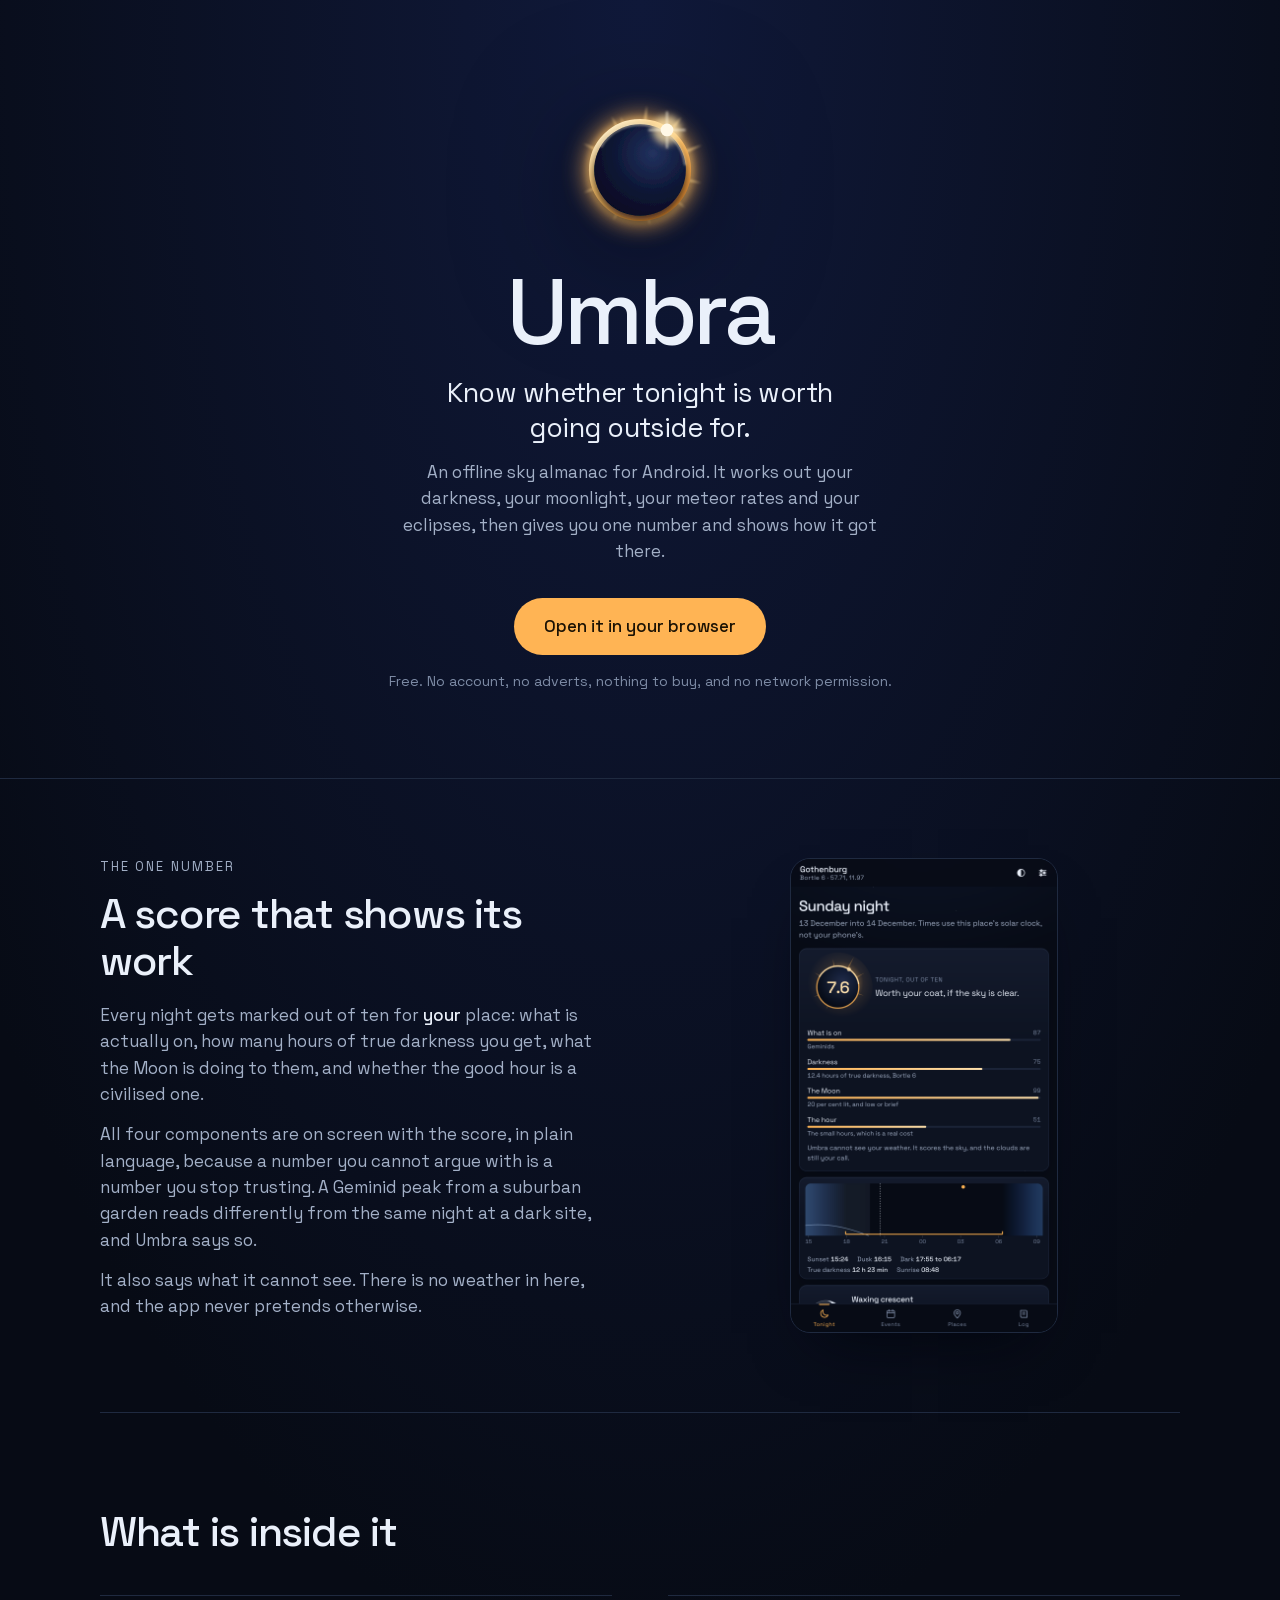
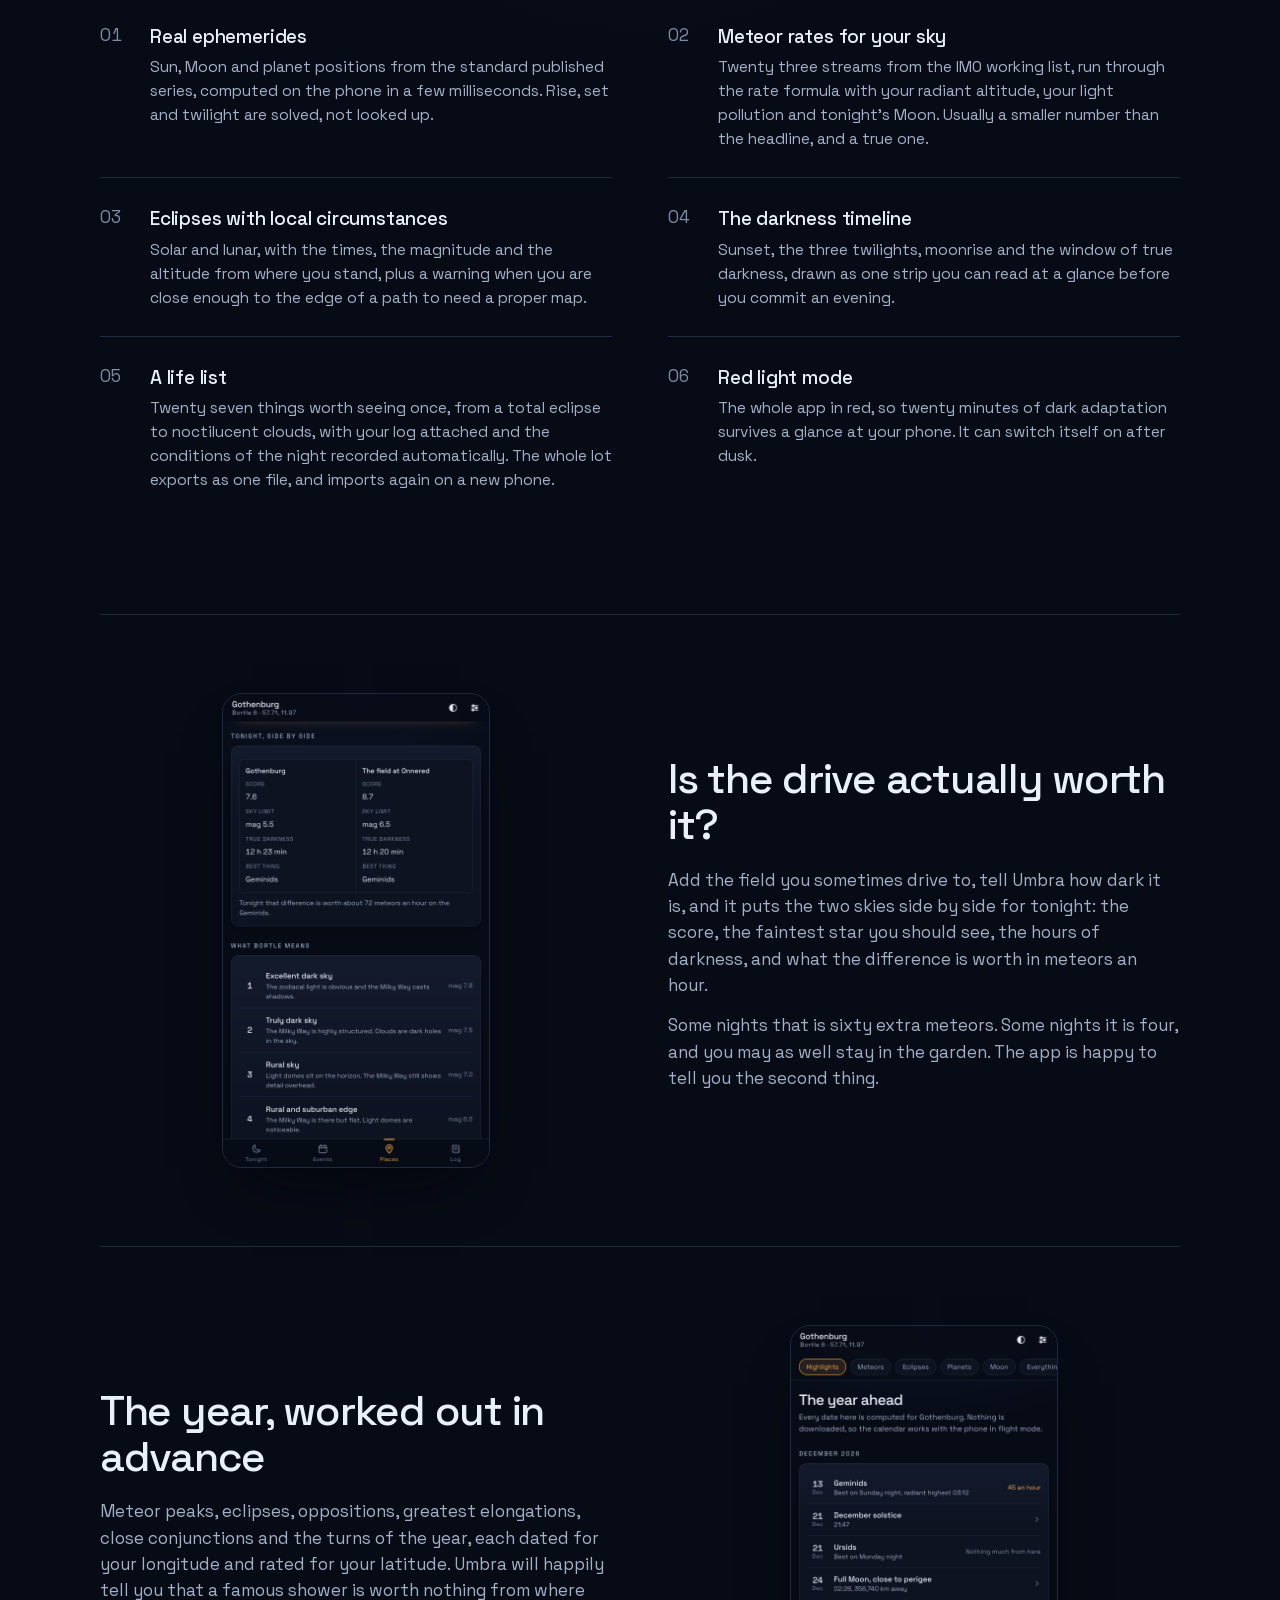
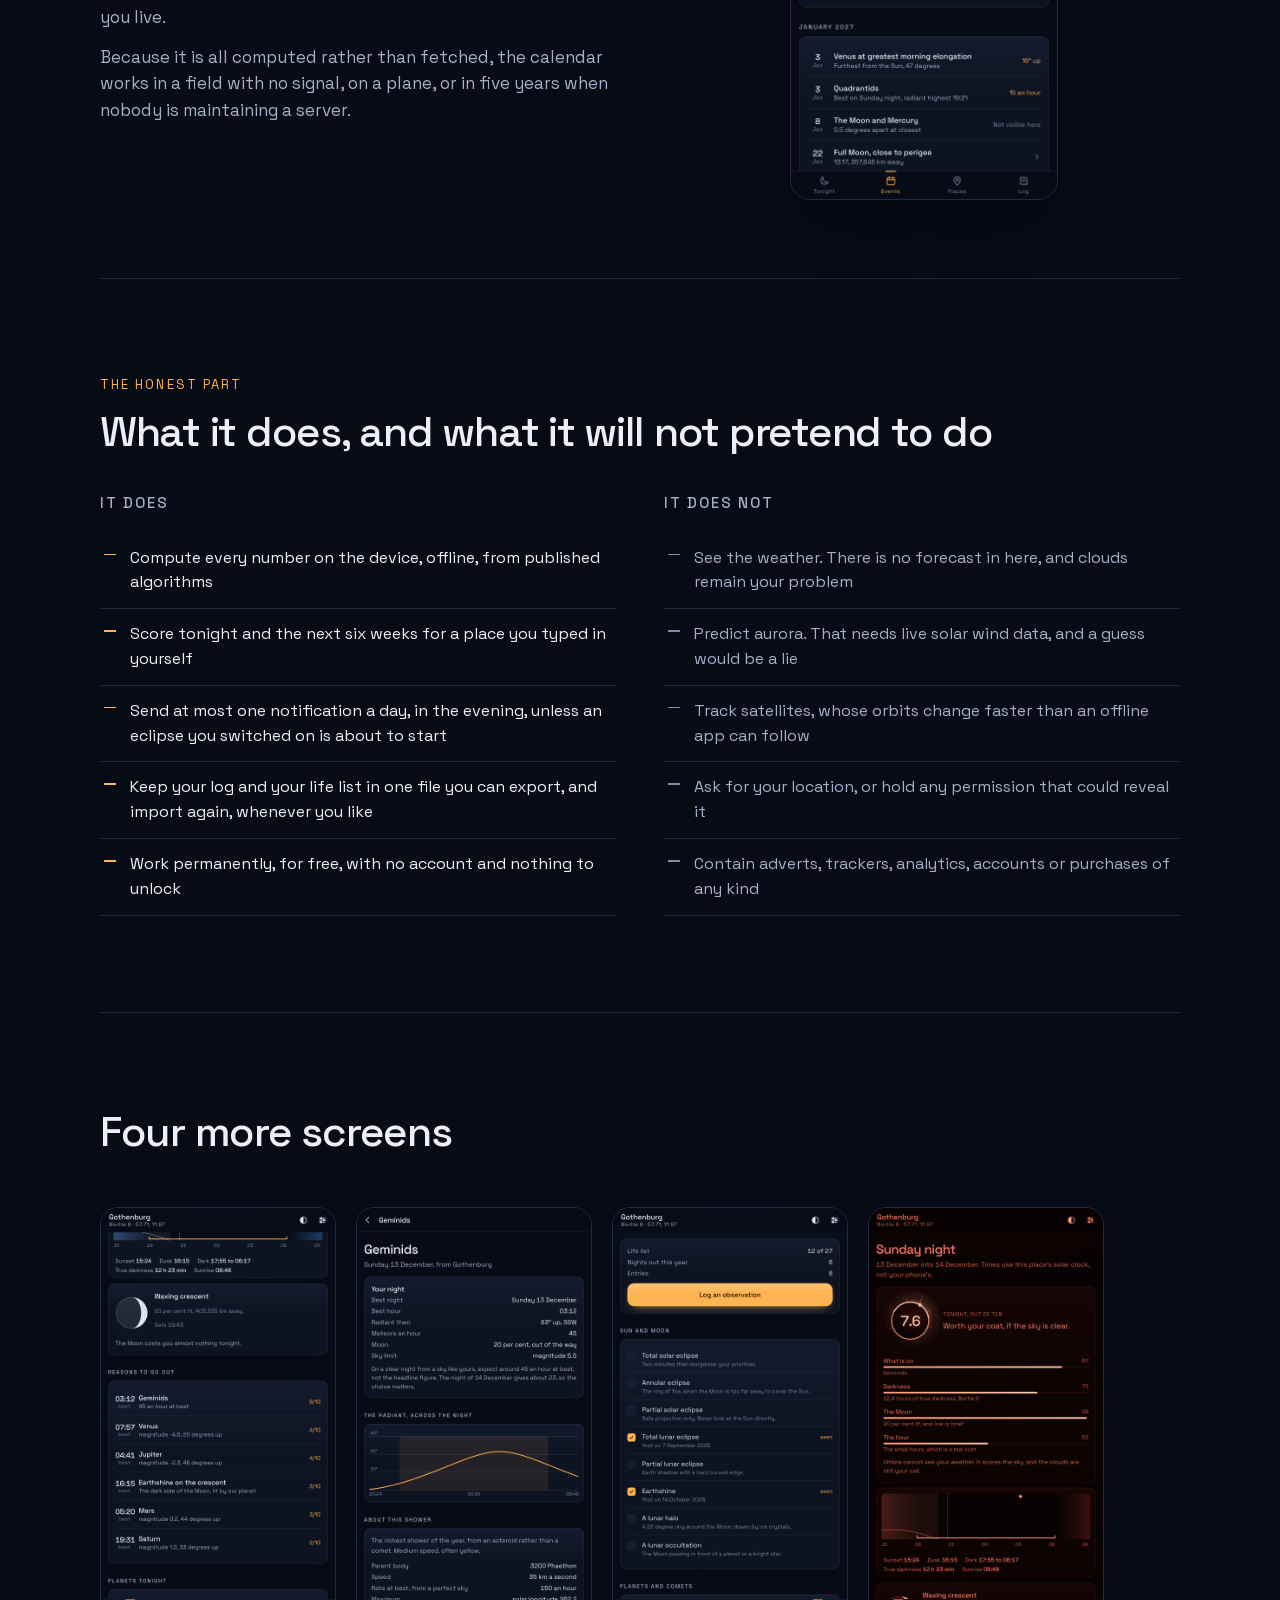
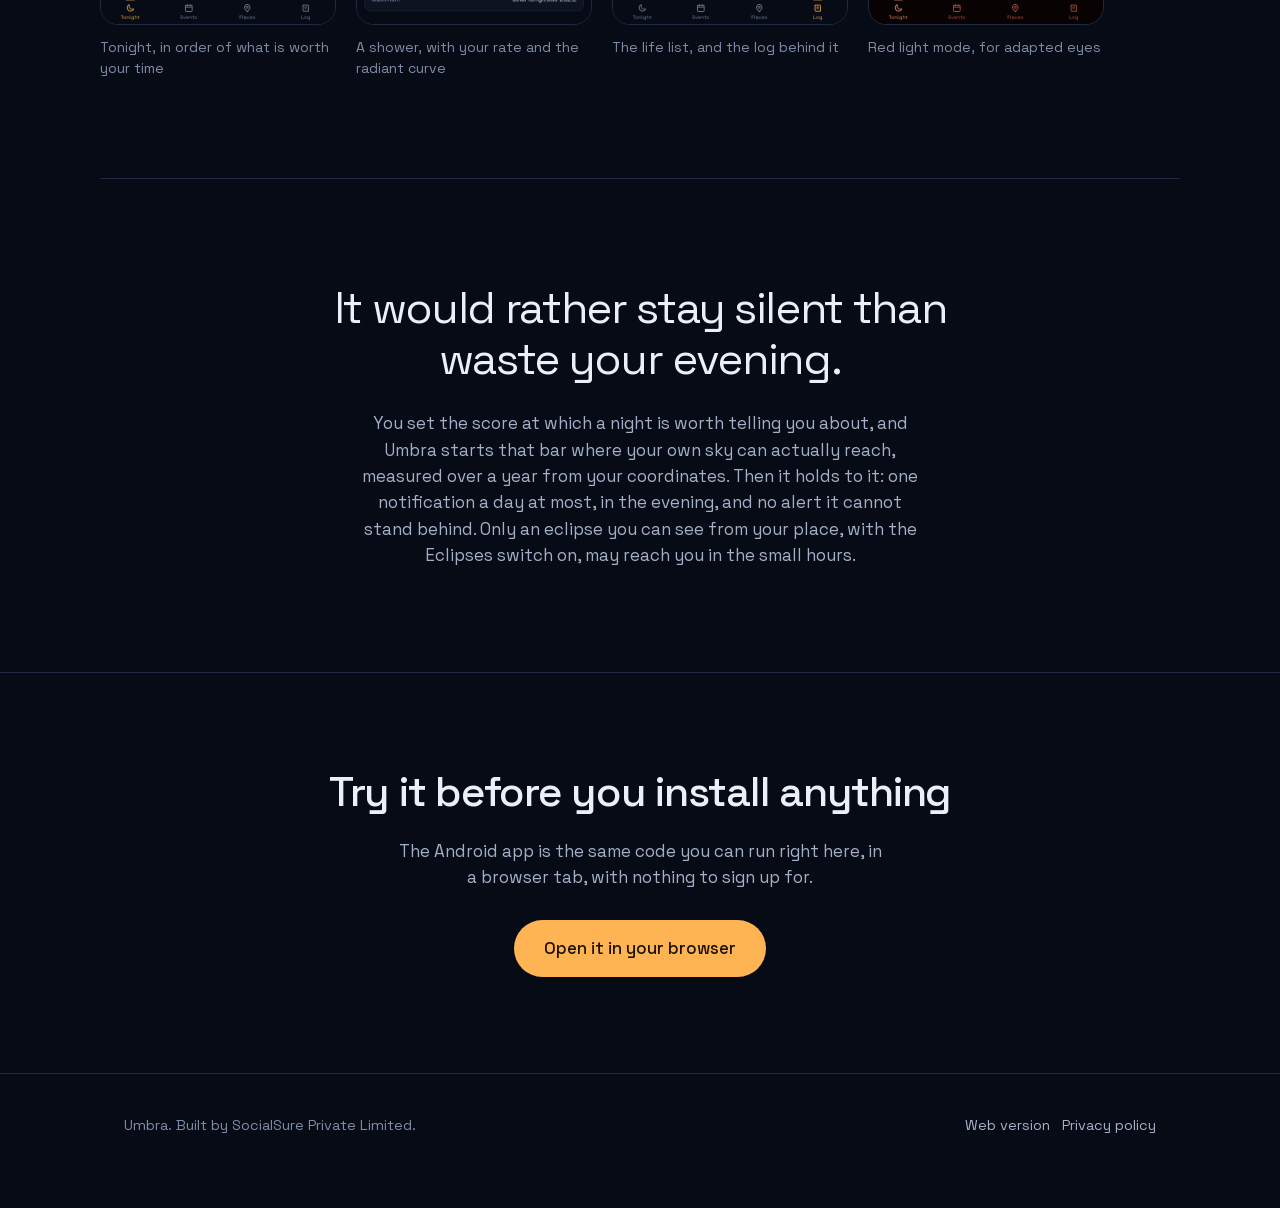
<file: docs/index.html>
<!doctype html>
<html lang="en">
<head>
<meta charset="utf-8">
<meta name="viewport" content="width=device-width, initial-scale=1">
<title>Umbra, an offline sky almanac for Android</title>
<meta name="description" content="Umbra works out what your sky is doing tonight, scores whether it is worth going outside, and tells you when. It computes everything on the phone, with no network permission.">
<link rel="icon" href="shots/icon.png">
<link rel="stylesheet" href="fonts/fonts.css">
<style>
  :root {
    --bg: #070B15; --surface: #0D1321; --surface-2: #141B2D; --hair: #1F2A40;
    --fg: #EAF0FA; --muted: #A3B0C7; --dim: #7E8CA6; --accent: #FFB454; --ink: #1B1204;
    --font: "Space Grotesk", -apple-system, "Segoe UI", Roboto, sans-serif;
  }
  * { box-sizing: border-box; }
  html { scroll-behavior: smooth; }
  body { margin: 0; color: var(--fg); font-family: var(--font);
         background: radial-gradient(90% 40% at 50% 0%, #10193A 0%, var(--bg) 70%) no-repeat, var(--bg);
         font-size: 17px; line-height: 1.55; -webkit-font-smoothing: antialiased;
         font-feature-settings: "tnum" 1; }
  /* height: auto, or the width and height attributes on the screenshots hold them at 1920px
     tall while max-width squeezes them to a phone column, and every one comes out stretched. */
  img { max-width: 100%; height: auto; display: block; }
  a { color: var(--accent); }
  .wrap { max-width: 1080px; margin: 0 auto; padding: 0 24px; }

  /* 1. hero */
  header.hero { padding: 96px 0 72px; text-align: center; border-bottom: 1px solid var(--hair); }
  .mark { width: 148px; height: 148px; margin: 0 auto 18px; overflow: visible; }
  h1 { font-size: clamp(52px, 12vw, 92px); line-height: .95; letter-spacing: -0.045em;
       margin: 0 0 18px; font-weight: 500; }
  .promise { font-size: clamp(21px, 3.4vw, 27px); line-height: 1.3; letter-spacing: -0.02em;
             margin: 0 auto 14px; max-width: 22ch; }
  .sub { color: var(--muted); max-width: 46ch; margin: 0 auto 34px; }
  .cta { display: inline-block; background: var(--accent); color: var(--ink); text-decoration: none;
         font-weight: 500; padding: 15px 30px; border-radius: 999px; font-size: 17px; }
  .cta:active { opacity: .85; }
  .under { color: var(--dim); font-size: 14px; margin-top: 16px; }

  /* 2. split */
  .split { display: grid; grid-template-columns: 1fr 1fr; gap: 56px; align-items: center;
           padding: 78px 0; border-bottom: 1px solid var(--hair); }
  .split.flip .shot { order: -1; }
  .split .shot { display: flex; justify-content: center; }
  .split .shot img { max-width: 268px; border-radius: 20px; border: 1px solid var(--hair);
                     box-shadow: 0 30px 60px -30px rgba(2, 4, 12, .9); }
  h2 { font-size: clamp(30px, 5vw, 42px); line-height: 1.1; letter-spacing: -0.03em;
       margin: 0 0 18px; font-weight: 500; }
  .split p { color: var(--muted); margin: 0 0 14px; }
  .split p strong { color: var(--fg); font-weight: 500; }
  .eyebrow { font-size: 13px; letter-spacing: .16em; text-transform: uppercase;
             color: var(--accent); margin: 0 0 14px; }

  /* 3. the parts */
  .parts { padding: 96px 0; border-bottom: 1px solid var(--hair); }
  .partgrid { display: grid; grid-template-columns: 1fr 1fr; gap: 0 56px; margin-top: 40px; }
  .part { padding: 26px 0; border-top: 1px solid var(--hair); display: grid;
          grid-template-columns: 34px 1fr; gap: 16px; }
  .part b { color: var(--dim); font-weight: 400; font-variant-numeric: tabular-nums; }
  .part h3 { margin: 0 0 4px; font-size: 19px; font-weight: 500; letter-spacing: -0.01em; }
  .part p { margin: 0; color: var(--muted); font-size: 15.5px; }

  /* 4. the ledger */
  .ledger { padding: 96px 0; border-bottom: 1px solid var(--hair); }
  .cols { display: grid; grid-template-columns: 1fr 1fr; gap: 48px; margin-top: 36px; }
  .cols h3 { font-size: 15px; letter-spacing: .12em; text-transform: uppercase;
             color: var(--muted); font-weight: 500; margin: 0 0 18px; }
  .cols ul { list-style: none; margin: 0; padding: 0; }
  .cols li { padding: 13px 0 13px 30px; border-bottom: 1px solid var(--hair); position: relative;
             font-size: 16px; }
  .cols li::before { content: ''; position: absolute; left: 4px; top: 21px; width: 12px; height: 1.5px;
                     background: var(--accent); }
  .cols .no li::before { background: var(--dim); }
  .cols .no li { color: var(--muted); }

  /* 5. gallery */
  .gallery { padding: 96px 0 84px; border-bottom: 1px solid var(--hair); }
  .rail { display: flex; gap: 20px; overflow-x: auto; padding: 34px 0 14px;
          scroll-snap-type: x mandatory; }
  .rail figure { margin: 0; flex: 0 0 236px; scroll-snap-align: start; }
  .rail img { border-radius: 18px; border: 1px solid var(--hair); }
  .rail figcaption { color: var(--dim); font-size: 14px; margin-top: 12px; }

  /* 6. the rule */
  .rule { padding: 104px 0; text-align: center; border-bottom: 1px solid var(--hair); }
  .rule blockquote { margin: 0 auto; max-width: 24ch; font-size: clamp(28px, 5.2vw, 44px);
                     line-height: 1.15; letter-spacing: -0.03em; }
  .rule p { color: var(--muted); max-width: 52ch; margin: 26px auto 0; }

  /* 7. close */
  .close { padding: 96px 0; text-align: center; }
  .close h2 { margin-bottom: 22px; }
  .close p { color: var(--muted); max-width: 44ch; margin: 0 auto 30px; }
  footer { border-top: 1px solid var(--hair); padding: 40px 0 72px; color: var(--dim); font-size: 14.5px; }
  footer .row { display: flex; flex-wrap: wrap; gap: 10px 28px; justify-content: space-between; }
  footer a { color: var(--muted); text-decoration: none; }
  footer a:hover { color: var(--accent); }

  @media (max-width: 800px) {
    .split, .partgrid, .cols { grid-template-columns: 1fr; gap: 40px; }
    .split { padding: 72px 0; gap: 34px; }
    .split.flip .shot { order: 0; }
    .split .shot img { max-width: 270px; }
    .partgrid { gap: 0; margin-top: 26px; }
    header.hero { padding: 64px 0 56px; }
    .rail figure { flex-basis: 200px; }
  }
</style>
</head>
<body>

<header class="hero">
  <div class="wrap">
    <svg class="mark" viewBox="18 18 72 72" aria-label="Umbra">
      <defs>
    <linearGradient id="sky" x1="0" y1="0" x2="0" y2="1">
      <stop offset="0" stop-color="#1C2E62"/>
      <stop offset="0.5" stop-color="#0D1838"/>
      <stop offset="1" stop-color="#05091B"/>
    </linearGradient>
    <radialGradient id="glow" cx="0.5" cy="0.5" r="0.5">
      <stop offset="0" stop-color="#FFC66E" stop-opacity="0.9"/>
      <stop offset="0.38" stop-color="#F7A845" stop-opacity="0.38"/>
      <stop offset="0.72" stop-color="#E8902F" stop-opacity="0.09"/>
      <stop offset="1" stop-color="#E8902F" stop-opacity="0"/>
    </radialGradient>
    <radialGradient id="disc" cx="0.64" cy="0.32" r="0.9">
      <stop offset="0" stop-color="#22325F"/>
      <stop offset="0.5" stop-color="#0C1533"/>
      <stop offset="1" stop-color="#03061A"/>
    </radialGradient>
    <linearGradient id="ring" x1="0.15" y1="0" x2="0.85" y2="1">
      <stop offset="0" stop-color="#FFF3D2"/>
      <stop offset="0.42" stop-color="#FFC66E"/>
      <stop offset="1" stop-color="#E0842A"/>
    </linearGradient>
    <filter id="wide" filterUnits="userSpaceOnUse" x="0" y="0" width="108" height="108"><feGaussianBlur stdDeviation="5.5"/></filter>
    <filter id="soft" filterUnits="userSpaceOnUse" x="0" y="0" width="108" height="108"><feGaussianBlur stdDeviation="1.7"/></filter>
    <filter id="hair" filterUnits="userSpaceOnUse" x="0" y="0" width="108" height="108"><feGaussianBlur stdDeviation="0.55"/></filter>
    <filter id="shadow" filterUnits="userSpaceOnUse" x="0" y="0" width="108" height="108">
      <feGaussianBlur in="SourceAlpha" stdDeviation="2.4"/>
      <feOffset dy="2.2" result="o"/>
      <feFlood flood-color="#02040E" flood-opacity="0.75"/>
      <feComposite in2="o" operator="in"/>
      <feMerge><feMergeNode/><feMergeNode in="SourceGraphic"/></feMerge>
    </filter>
  </defs>
      <g style="filter: drop-shadow(0 10px 30px rgba(2, 4, 12, .6))">
<!-- the corona: a wide soft glow, then the streamers, then a tighter halo on the ring -->
    <circle cx="54" cy="54" r="27" fill="#FFB454" opacity="0.72" filter="url(#wide)"/>
    <g fill="#FFD790" opacity="0.62" filter="url(#hair)"><polygon points="67.48,34.75 69.42,36.26 74.01,28.39"/><polygon points="75.43,44.37 76.11,46.04 84.13,41.83"/><polygon points="55.64,30.56 57.27,30.73 57.29,22.67"/><polygon points="77.13,58.16 76.82,59.61 83.83,60.34"/><polygon points="42.39,33.57 43.55,32.95 40.15,27.95"/><polygon points="72.39,68.63 71.6,69.57 75.83,72.32"/><polygon points="32.47,63.41 31.97,62.19 26.65,65.05"/><polygon points="32.42,44.7 33.01,43.44 26.36,41.11"/><polygon points="43.48,75.01 42.46,74.47 41.09,78.28"/><polygon points="45.46,32.11 46.47,31.74 44.59,28.16"/><polygon points="58.56,77.05 57.6,77.22 58.69,80.59"/></g>
    <circle cx="54" cy="54" r="23.5" fill="none" stroke="#FFC66E" stroke-width="4.5" opacity="0.55" filter="url(#soft)"/>
    <!-- the ring itself -->
    <circle cx="54" cy="54" r="23.5" fill="none" stroke="url(#ring)" stroke-width="2.7"/>
    <!-- the disc, with a soft tinted shadow so it sits in front of the light -->
    <circle cx="54" cy="54" r="22.3" fill="url(#disc)" filter="url(#shadow)"/>
    <!-- limb light: the edge nearest the bead catches a little -->
    <path d="M34.86 42.95 A22.1 22.1 0 0 1 75.98 51.69" fill="none" stroke="#FFF3D2" stroke-width="0.9" opacity="0.55" filter="url(#hair)"/>
    <!-- the bead: sunlight through a lunar valley -->
    <circle cx="67.14" cy="34.52" r="7" fill="#FFE2A6" opacity="0.75" filter="url(#soft)"/>
    <path d="M58.14 34.52h18M67.14 25.52v18" stroke="#FFF6E0" stroke-width="0.9" opacity="0.6" filter="url(#hair)"/>
    <circle cx="67.14" cy="34.52" r="3.1" fill="#FFF8E6"/>
      </g>
    </svg>
    <h1>Umbra</h1>
    <p class="promise">Know whether tonight is worth going outside for.</p>
    <p class="sub">An offline sky almanac for Android. It works out your darkness, your moonlight,
      your meteor rates and your eclipses, then gives you one number and shows how it got there.</p>
    <a class="cta" href="play/">Open it in your browser</a>
    <p class="under">Free. No account, no adverts, nothing to buy, and no network permission.</p>
  </div>
</header>

<section class="wrap split">
  <div>
    <p class="eyebrow">The one number</p>
    <h2>A score that shows its work</h2>
    <p>Every night gets marked out of ten for <strong>your</strong> place: what is actually on,
      how many hours of true darkness you get, what the Moon is doing to them, and whether the
      good hour is a civilised one.</p>
    <p>All four components are on screen with the score, in plain language, because a number you
      cannot argue with is a number you stop trusting. A Geminid peak from a suburban garden reads
      differently from the same night at a dark site, and Umbra says so.</p>
    <p>It also says what it cannot see. There is no weather in here, and the app never pretends
      otherwise.</p>
  </div>
  <div class="shot"><img src="shots/01-tonight.png" width="1080" height="1920"
    alt="The Tonight screen scoring a December night at 7.6 out of ten, with the four components broken out"></div>
</section>

<section class="wrap parts">
  <h2>What is inside it</h2>
  <div class="partgrid">
    <div class="part"><b>01</b><div><h3>Real ephemerides</h3>
      <p>Sun, Moon and planet positions from the standard published series, computed on the phone
        in a few milliseconds. Rise, set and twilight are solved, not looked up.</p></div></div>
    <div class="part"><b>02</b><div><h3>Meteor rates for your sky</h3>
      <p>Twenty three streams from the IMO working list, run through the rate formula with your
        radiant altitude, your light pollution and tonight's Moon. Usually a smaller number than
        the headline, and a true one.</p></div></div>
    <div class="part"><b>03</b><div><h3>Eclipses with local circumstances</h3>
      <p>Solar and lunar, with the times, the magnitude and the altitude from where you stand,
        plus a warning when you are close enough to the edge of a path to need a proper map.</p></div></div>
    <div class="part"><b>04</b><div><h3>The darkness timeline</h3>
      <p>Sunset, the three twilights, moonrise and the window of true darkness, drawn as one strip
        you can read at a glance before you commit an evening.</p></div></div>
    <div class="part"><b>05</b><div><h3>A life list</h3>
      <p>Twenty seven things worth seeing once, from a total eclipse to noctilucent clouds, with
        your log attached and the conditions of the night recorded automatically. The whole lot
        exports as one file, and imports again on a new phone.</p></div></div>
    <div class="part"><b>06</b><div><h3>Red light mode</h3>
      <p>The whole app in red, so twenty minutes of dark adaptation survives a glance at your
        phone. It can switch itself on after dusk.</p></div></div>
  </div>
</section>

<section class="wrap split flip">
  <div class="shot"><img src="shots/05-places.png" width="1080" height="1920"
    alt="Two places compared side by side, with the darker site scoring higher and 72 more meteors an hour"></div>
  <div>
    <h2>Is the drive actually worth it?</h2>
    <p>Add the field you sometimes drive to, tell Umbra how dark it is, and it puts the two skies
      side by side for tonight: the score, the faintest star you should see, the hours of darkness,
      and what the difference is worth in meteors an hour.</p>
    <p>Some nights that is sixty extra meteors. Some nights it is four, and you may as well stay
      in the garden. The app is happy to tell you the second thing.</p>
  </div>
</section>

<section class="wrap split">
  <div>
    <h2>The year, worked out in advance</h2>
    <p>Meteor peaks, eclipses, oppositions, greatest elongations, close conjunctions and the turns
      of the year, each dated for your longitude and rated for your latitude. Umbra will happily
      tell you that a famous shower is worth nothing from where you live.</p>
    <p>Because it is all computed rather than fetched, the calendar works in a field with no signal,
      on a plane, or in five years when nobody is maintaining a server.</p>
  </div>
  <div class="shot"><img src="shots/03-events.png" width="1080" height="1920"
    alt="A calendar of the year ahead with the Geminids rated at 45 an hour and the Ursids marked as nothing much from here"></div>
</section>

<section class="wrap ledger">
  <p class="eyebrow">The honest part</p>
  <h2>What it does, and what it will not pretend to do</h2>
  <div class="cols">
    <div>
      <h3>It does</h3>
      <ul>
        <li>Compute every number on the device, offline, from published algorithms</li>
        <li>Score tonight and the next six weeks for a place you typed in yourself</li>
        <li>Send at most one notification a day, in the evening, unless an eclipse you switched on is about to start</li>
        <li>Keep your log and your life list in one file you can export, and import again, whenever you like</li>
        <li>Work permanently, for free, with no account and nothing to unlock</li>
      </ul>
    </div>
    <div class="no">
      <h3>It does not</h3>
      <ul>
        <li>See the weather. There is no forecast in here, and clouds remain your problem</li>
        <li>Predict aurora. That needs live solar wind data, and a guess would be a lie</li>
        <li>Track satellites, whose orbits change faster than an offline app can follow</li>
        <li>Ask for your location, or hold any permission that could reveal it</li>
        <li>Contain adverts, trackers, analytics, accounts or purchases of any kind</li>
      </ul>
    </div>
  </div>
</section>

<section class="wrap gallery">
  <h2>Four more screens</h2>
  <div class="rail">
    <figure><img src="shots/02-night.png" width="1080" height="1920" alt="The Moon, the darkness window and tonight's reasons to go out">
      <figcaption>Tonight, in order of what is worth your time</figcaption></figure>
    <figure><img src="shots/04-shower.png" width="1080" height="1920" alt="The Geminids detail page with the radiant altitude curve">
      <figcaption>A shower, with your rate and the radiant curve</figcaption></figure>
    <figure><img src="shots/06-log.png" width="1080" height="1920" alt="The life list, partly ticked">
      <figcaption>The life list, and the log behind it</figcaption></figure>
    <figure><img src="shots/07-red.png" width="1080" height="1920" alt="The same screen in red light mode">
      <figcaption>Red light mode, for adapted eyes</figcaption></figure>
  </div>
</section>

<section class="rule">
  <div class="wrap">
    <blockquote>It would rather stay silent than waste your evening.</blockquote>
    <p>You set the score at which a night is worth telling you about, and Umbra starts that bar
      where your own sky can actually reach, measured over a year from your coordinates. Then it
      holds to it: one notification a day at most, in the evening, and no alert it cannot stand behind.
      Only an eclipse you can see from your place, with the Eclipses switch on, may reach you in the
      small hours.</p>
  </div>
</section>

<section class="wrap close">
  <h2>Try it before you install anything</h2>
  <p>The Android app is the same code you can run right here, in a browser tab, with nothing to
    sign up for.</p>
  <a class="cta" href="play/">Open it in your browser</a>
</section>

<footer>
  <div class="wrap row">
    <span>Umbra. Built by SocialSure Private Limited.</span>
    <span>
      <a href="play/">Web version</a> &nbsp; <a href="privacy-policy.html">Privacy policy</a>
    </span>
  </div>
</footer>

</body>
</html>
</file>
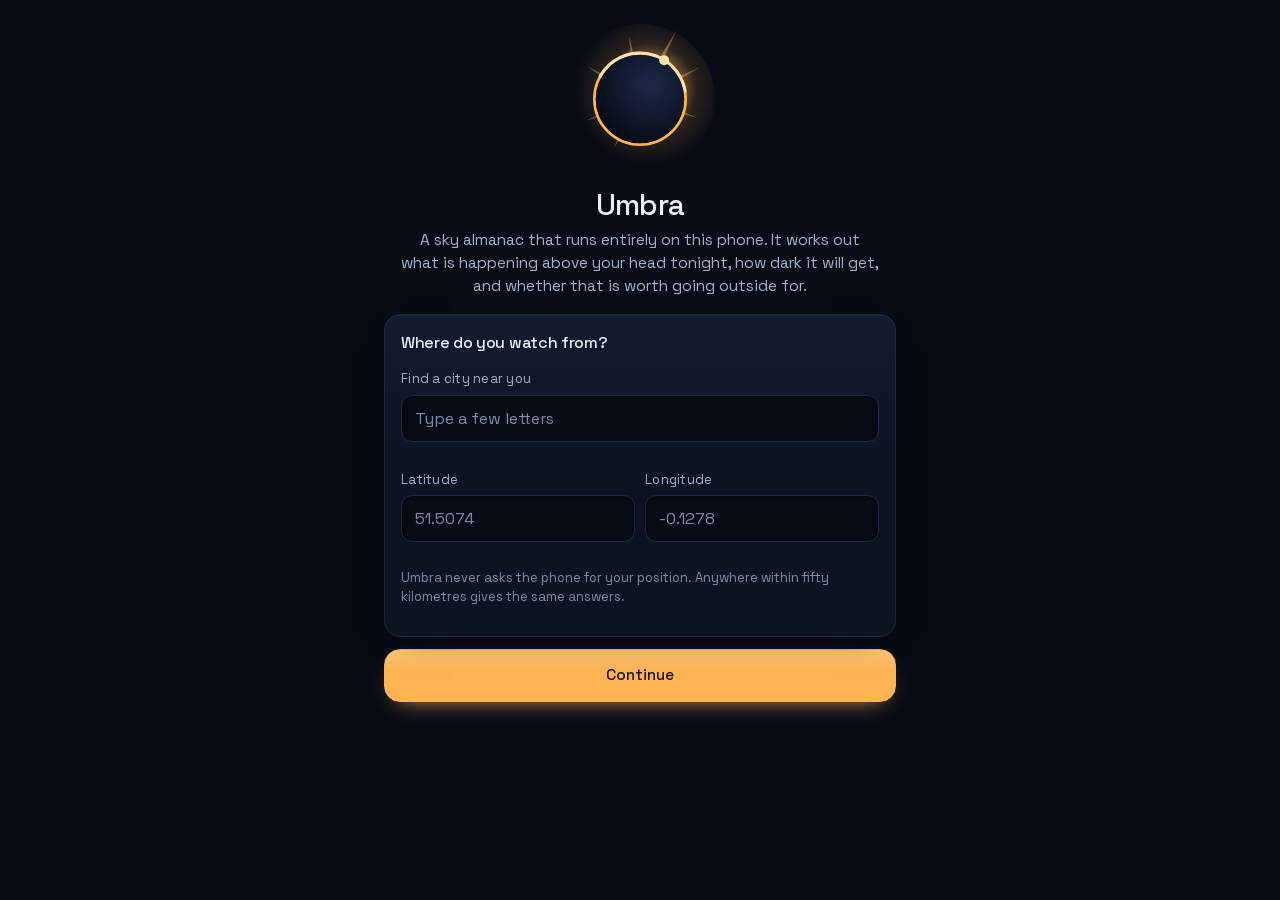
<file: web/index.html>
<!doctype html>
<html lang="en">
<head>
<meta charset="utf-8">
<meta name="viewport" content="width=device-width, initial-scale=1, maximum-scale=1, user-scalable=no, viewport-fit=cover">
<meta name="color-scheme" content="dark">
<title>Umbra</title>
<link rel="icon" href="data:,">
<link rel="stylesheet" href="fonts/fonts.css">
<link rel="stylesheet" href="css/style.css">
</head>
<body>

<div id="app" hidden>

  <header id="topbar">
    <button class="placebtn" id="placeBtn">
      <b id="placeName">Home</b>
      <i id="placeSub">Bortle 6</i>
    </button>
    <div class="topacts">
      <button class="iconbtn" id="redBtn" aria-label="Red light mode">
        <svg viewBox="0 0 24 24" aria-hidden="true"><circle cx="12" cy="12" r="8.2"/><path d="M12 3.8a8.2 8.2 0 0 0 0 16.4z" fill="currentColor" stroke="none"/></svg>
      </button>
      <button class="iconbtn" id="setBtn" aria-label="Settings">
        <svg viewBox="0 0 24 24" aria-hidden="true"><path d="M4 7h16M4 12h16M4 17h16"/><circle cx="9" cy="7" r="2.2"/><circle cx="15.5" cy="12" r="2.2"/><circle cx="8" cy="17" r="2.2"/></svg>
      </button>
    </div>
  </header>

  <main id="stage">
    <section class="view" id="v-tonight"><div class="pad" id="tonightBody"></div></section>
    <section class="view" id="v-events" hidden>
      <div class="filterbar" id="eventFilters"></div>
      <div class="pad" id="eventsBody"></div>
    </section>
    <section class="view" id="v-places" hidden><div class="pad" id="placesBody"></div></section>
    <section class="view" id="v-log" hidden><div class="pad" id="logBody"></div></section>
  </main>

  <nav id="tabs">
    <button class="tab is-on" data-view="tonight">
      <svg viewBox="0 0 24 24" aria-hidden="true"><path d="M20.5 14.6A8.5 8.5 0 0 1 9.4 3.5a8.5 8.5 0 1 0 11.1 11.1z"/></svg><span>Tonight</span>
    </button>
    <button class="tab" data-view="events">
      <svg viewBox="0 0 24 24" aria-hidden="true"><rect x="3.5" y="5" width="17" height="15.5" rx="2.5"/><path d="M3.5 10h17M8 3v4M16 3v4"/></svg><span>Events</span>
    </button>
    <button class="tab" data-view="places">
      <svg viewBox="0 0 24 24" aria-hidden="true"><path d="M12 21.5s7-6.3 7-11.3a7 7 0 1 0-14 0c0 5 7 11.3 7 11.3z"/><circle cx="12" cy="10" r="2.6"/></svg><span>Places</span>
    </button>
    <button class="tab" data-view="log">
      <svg viewBox="0 0 24 24" aria-hidden="true"><path d="M5 4.5h11.5a2.5 2.5 0 0 1 2.5 2.5v13H7.5A2.5 2.5 0 0 1 5 17.5z"/><path d="M9 9h6M9 13h6"/></svg><span>Log</span>
    </button>
  </nav>
</div>

<!-- a full screen page used for event details, settings and the method notes -->
<section class="page" id="page" hidden>
  <header class="pagebar">
    <button class="iconbtn" id="pageBack" aria-label="Back">
      <svg viewBox="0 0 24 24" aria-hidden="true"><path d="M15 4.5 7 12l8 7.5"/></svg>
    </button>
    <b id="pageTitle"></b>
  </header>
  <div class="pagescroll"><div class="pad" id="pageBody"></div></div>
</section>

<!-- onboarding -->
<section class="page" id="onboard" hidden>
  <div class="pagescroll"><div class="pad" id="onboardBody"></div></div>
</section>

<!-- one generic bottom sheet, reused -->
<div class="sheet" id="sheet" hidden>
  <div class="sheet-panel">
    <div class="sheet-head"><b id="sheetTitle"></b>
      <button class="iconbtn" id="sheetClose" aria-label="Close">
        <svg viewBox="0 0 24 24" aria-hidden="true"><path d="M6 6l12 12M18 6L6 18"/></svg>
      </button>
    </div>
    <div class="sheet-body" id="sheetBody"></div>
  </div>
</div>

<p id="toast" class="toast" hidden></p>

<script src="js/astro.js"></script>
<script src="js/data.js"></script>
<script src="js/sky.js"></script>
<script src="js/store.js"></script>
<script src="js/draw.js"></script>
<script src="js/art.js"></script>
<script src="js/notify.js"></script>
<script src="js/app.js"></script>
</body>
</html>
</file>
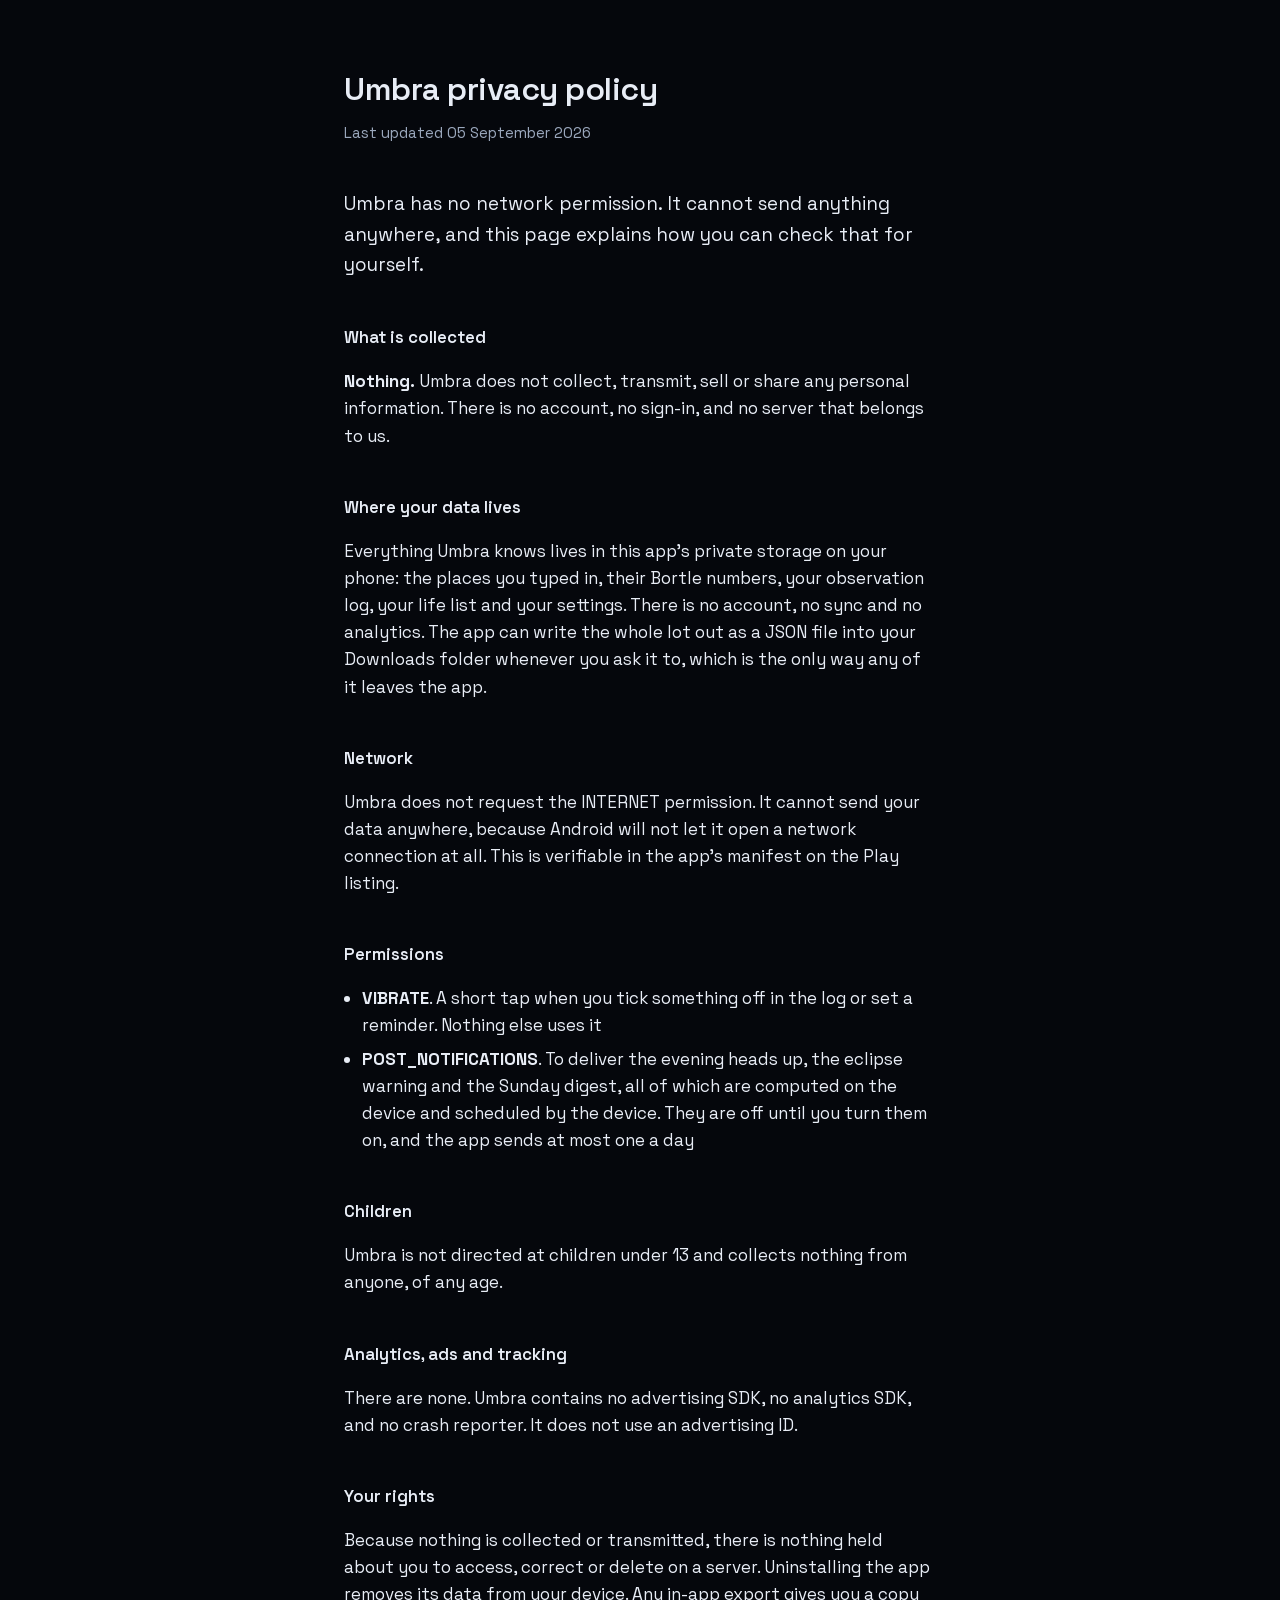
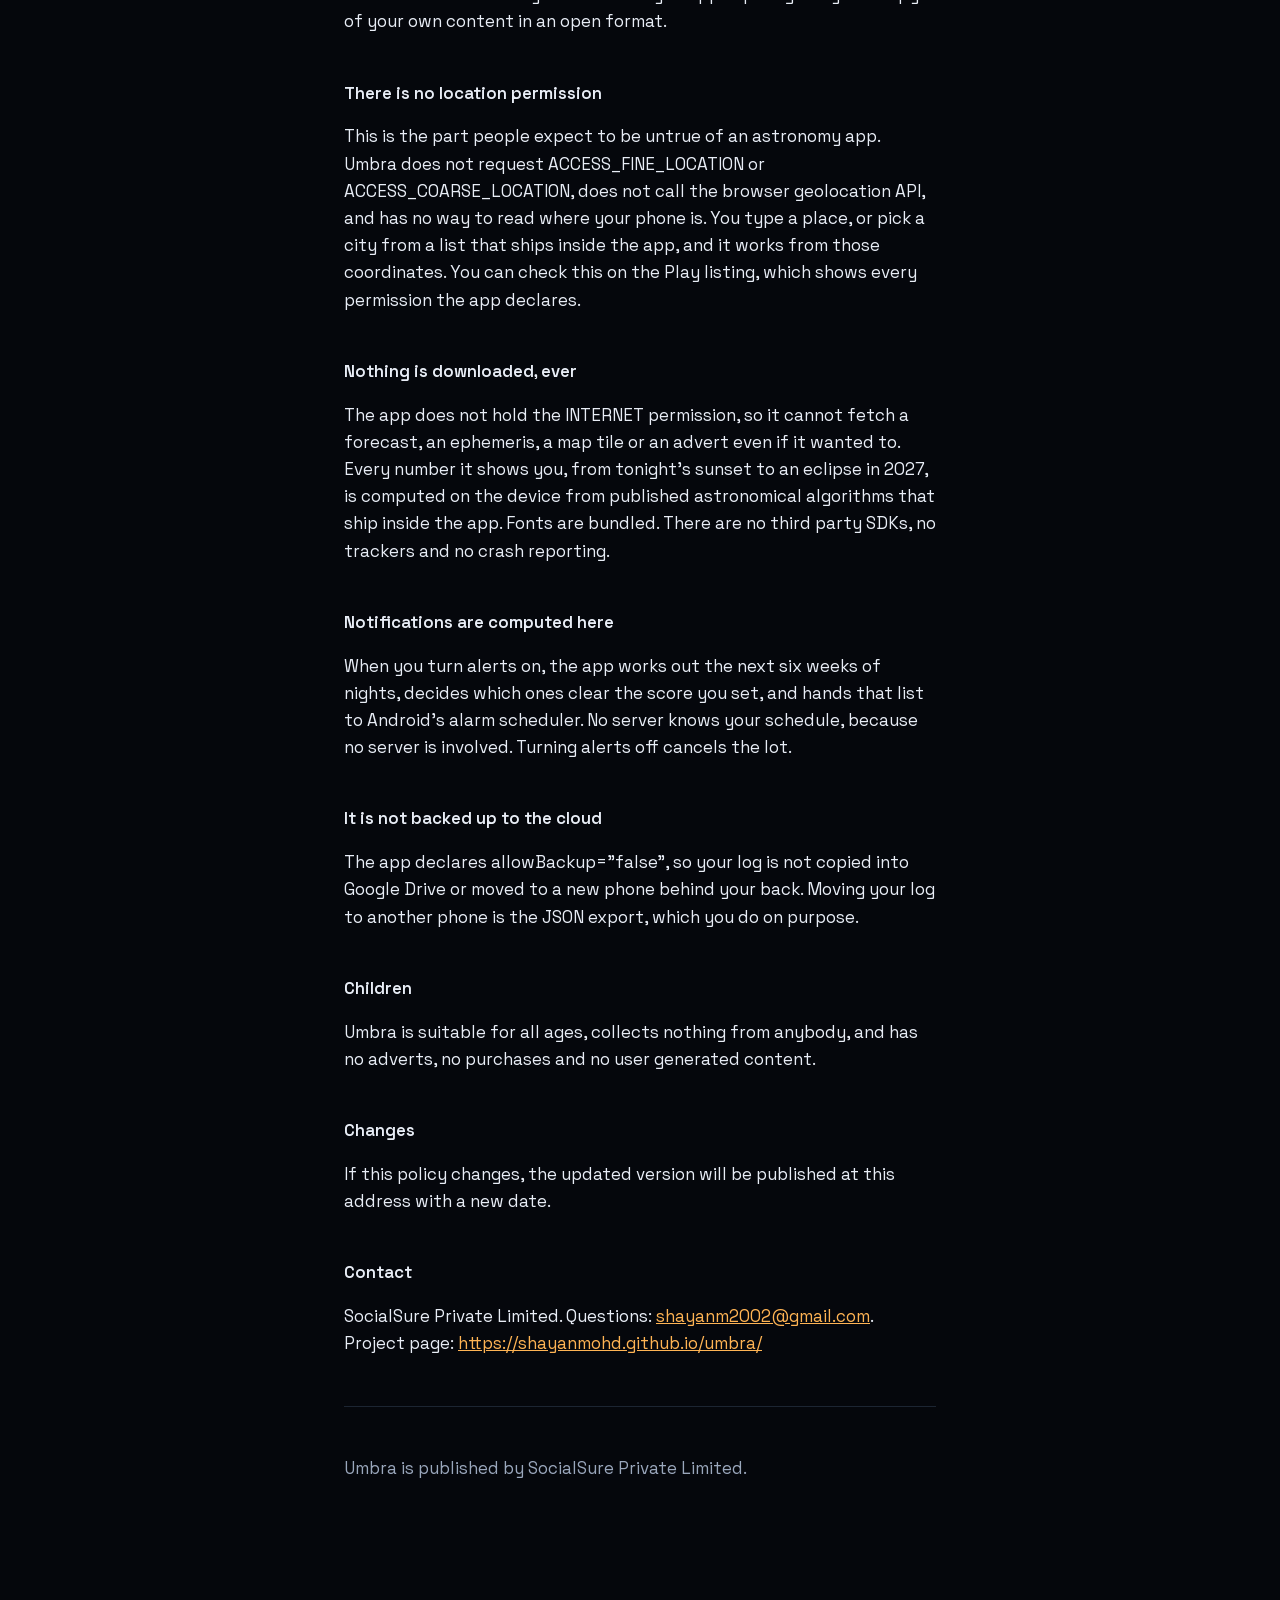
<file: docs/privacy-policy.html>
<!doctype html>
<html lang="en">
<head>
<meta charset="utf-8">
<meta name="viewport" content="width=device-width, initial-scale=1">
<title>Umbra privacy policy</title>
<link rel="stylesheet" href="fonts/fonts.css">
<style>
  :root { color-scheme: light dark; --bg:#05070C; --fg:#E8EDF6; --muted:#9AA7BC; --hair:#1C2532; --accent:#FFB454; }
  @media (prefers-color-scheme: dark) {
    :root { --bg:#05070C; --fg:#E8EDF6; --muted:#9AA7BC; --hair:#1C2532; --accent:#FFB454; }
  }
  * { box-sizing: border-box; }
  body { margin: 0 auto; padding: 64px 24px 120px; max-width: 40rem;
    font-family: 'Space Grotesk', -apple-system, 'Segoe UI', Roboto, sans-serif; font-size: 17px; line-height: 1.6;
    background: var(--bg); color: var(--fg); }
  h1 { font-size: 2rem; letter-spacing: -0.015em; margin: 0 0 6px; font-weight: 600; }
  h2 { font-size: 1.05rem; margin: 44px 0 8px; font-weight: 600; }
  .meta { color: var(--muted); margin: 0 0 44px; font-size: 15px; }
  p, li { color: var(--fg); }
  .muted { color: var(--muted); }
  ul { padding-left: 1.1rem; }
  li { margin-bottom: 6px; }
  a { color: var(--accent); }
  hr { border: 0; border-top: 1px solid var(--hair); margin: 48px 0; }
  .lead { font-size: 19px; }
</style>
</head>
<body>
<h1>Umbra privacy policy</h1>
<p class="meta">Last updated 05 September 2026</p>

<p class="lead">Umbra has no network permission. It cannot send anything anywhere, and this page explains how you can check that for yourself.</p>

<h2>What is collected</h2>
<p><b>Nothing.</b> Umbra does not collect, transmit, sell or share any personal information. There is no account, no sign-in, and no server that belongs to us.</p>

<h2>Where your data lives</h2>
<p>Everything Umbra knows lives in this app&#x27;s private storage on your phone: the places you typed in, their Bortle numbers, your observation log, your life list and your settings. There is no account, no sync and no analytics. The app can write the whole lot out as a JSON file into your Downloads folder whenever you ask it to, which is the only way any of it leaves the app.</p>

<h2>Network</h2>
<p>Umbra does not request the INTERNET permission. It cannot send your data anywhere, because Android will not let it open a network connection at all. This is verifiable in the app's manifest on the Play listing.</p>

<h2>Permissions</h2>
<ul><li><b>VIBRATE</b>. A short tap when you tick something off in the log or set a reminder. Nothing else uses it</li><li><b>POST_NOTIFICATIONS</b>. To deliver the evening heads up, the eclipse warning and the Sunday digest, all of which are computed on the device and scheduled by the device. They are off until you turn them on, and the app sends at most one a day</li></ul>

<h2>Children</h2>
<p>Umbra is not directed at children under 13 and collects nothing from anyone, of any age.</p>

<h2>Analytics, ads and tracking</h2>
<p>There are none. Umbra contains no advertising SDK, no analytics SDK, and no crash reporter.
It does not use an advertising ID.</p>

<h2>Your rights</h2>
<p>Because nothing is collected or transmitted, there is nothing held about you to access, correct or
delete on a server. Uninstalling the app removes its data from your device. Any in-app export gives
you a copy of your own content in an open format.</p>
<h2>There is no location permission</h2><p>This is the part people expect to be untrue of an astronomy app. Umbra does not request ACCESS_FINE_LOCATION or ACCESS_COARSE_LOCATION, does not call the browser geolocation API, and has no way to read where your phone is. You type a place, or pick a city from a list that ships inside the app, and it works from those coordinates. You can check this on the Play listing, which shows every permission the app declares.</p><h2>Nothing is downloaded, ever</h2><p>The app does not hold the INTERNET permission, so it cannot fetch a forecast, an ephemeris, a map tile or an advert even if it wanted to. Every number it shows you, from tonight&#x27;s sunset to an eclipse in 2027, is computed on the device from published astronomical algorithms that ship inside the app. Fonts are bundled. There are no third party SDKs, no trackers and no crash reporting.</p><h2>Notifications are computed here</h2><p>When you turn alerts on, the app works out the next six weeks of nights, decides which ones clear the score you set, and hands that list to Android&#x27;s alarm scheduler. No server knows your schedule, because no server is involved. Turning alerts off cancels the lot.</p><h2>It is not backed up to the cloud</h2><p>The app declares allowBackup=&quot;false&quot;, so your log is not copied into Google Drive or moved to a new phone behind your back. Moving your log to another phone is the JSON export, which you do on purpose.</p><h2>Children</h2><p>Umbra is suitable for all ages, collects nothing from anybody, and has no adverts, no purchases and no user generated content.</p>
<h2>Changes</h2>
<p>If this policy changes, the updated version will be published at this address with a new date.</p>

<h2>Contact</h2>
<p>SocialSure Private Limited. Questions: <a href="mailto:shayanm2002@gmail.com">shayanm2002@gmail.com</a>. Project page: <a href="https://shayanmohd.github.io/umbra/">https://shayanmohd.github.io/umbra/</a></p>

<hr>
<p class="muted">Umbra is published by SocialSure Private Limited.</p>
</body>
</html>
</file>
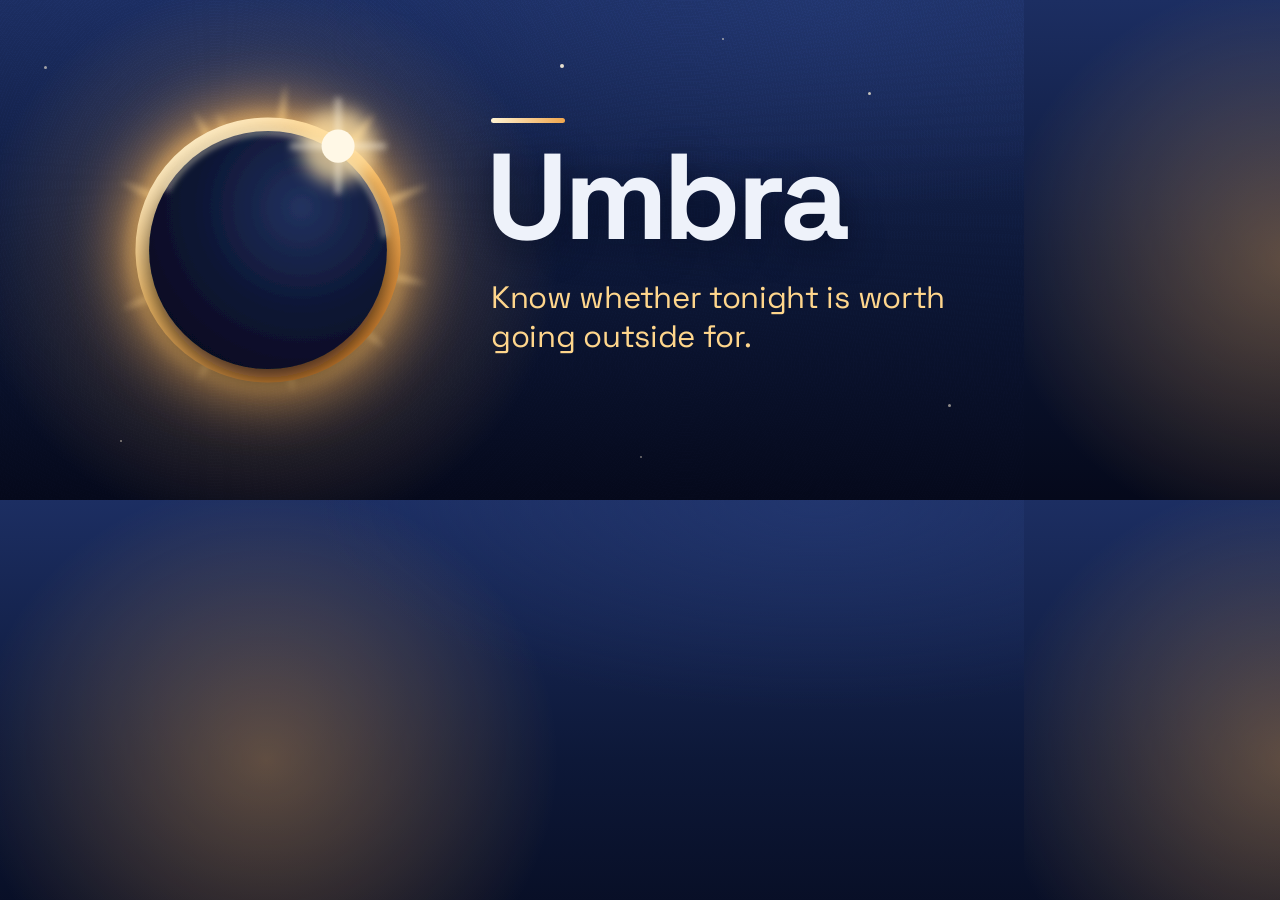
<file: store/feature.html>
<!doctype html>
<html lang="en">
<head>
<meta charset="utf-8">
<style>
  @font-face { font-family: "Display"; src: url("display.ttf"); }
  html, body { margin: 0; width: 1024px; height: 500px; overflow: hidden; }
  body {
    position: relative; color: #EEF2FA; font-family: "Display", "Space Grotesk", -apple-system, "Segoe UI", Roboto, sans-serif;
    background:
      radial-gradient(46% 90% at 26% 52%, rgba(255, 180, 84, 0.34), rgba(255, 180, 84, 0) 62%),
      radial-gradient(70% 60% at 80% 0%, rgba(38, 60, 120, 0.55), rgba(38, 60, 120, 0) 70%),
      linear-gradient(180deg, #1C2E62 0%, #0D1838 52%, #05091B 100%);
  }
  .grain { position: absolute; inset: 0; opacity: 0.06; mix-blend-mode: overlay;
    background-image: repeating-radial-gradient(circle at 21% 37%, rgba(255,255,255,0.9) 0 0.6px, transparent 0.6px 3px),
                      repeating-radial-gradient(circle at 67% 73%, rgba(255,255,255,0.7) 0 0.5px, transparent 0.5px 2.7px); }
  .star { position: absolute; border-radius: 50%; background: #FFF4DC; }
  svg.mark { position: absolute; left: 76px; top: 58px; width: 384px; height: 384px; overflow: visible; }
  .copy { position: absolute; left: 486px; top: 136px; width: 500px; }
  h1 { margin: 0; font-size: 122px; line-height: 1; letter-spacing: -0.035em; font-weight: 700;
       text-shadow: 0 8px 34px rgba(3, 6, 20, 0.6); }
  p { margin: 20px 0 0 5px; font-size: 31px; line-height: 1.25; color: #FFD68C; max-width: 470px;
      letter-spacing: -0.01em; }
  .rule { position: absolute; left: 491px; top: 118px; width: 74px; height: 5px; border-radius: 3px;
          background: linear-gradient(90deg, #FFF3D2, #F0A64E); }
</style>
</head>
<body>
  <div class="grain"></div>
  <div class="star" style="left:560px;top:64px;width:4px;height:4px;opacity:.9"></div>
  <div class="star" style="left:868px;top:92px;width:3px;height:3px;opacity:.75"></div>
  <div class="star" style="left:722px;top:38px;width:2px;height:2px;opacity:.6"></div>
  <div class="star" style="left:948px;top:404px;width:3px;height:3px;opacity:.55"></div>
  <div class="star" style="left:44px;top:66px;width:3px;height:3px;opacity:.6"></div>
  <div class="star" style="left:120px;top:440px;width:2px;height:2px;opacity:.5"></div>
  <div class="star" style="left:640px;top:456px;width:2px;height:2px;opacity:.45"></div>

  <svg class="mark" viewBox="18 18 72 72" aria-hidden="true">
    <defs>
      <radialGradient id="disc" cx="0.64" cy="0.32" r="0.9">
        <stop offset="0" stop-color="#22325F"/><stop offset="0.5" stop-color="#0C1533"/><stop offset="1" stop-color="#03061A"/>
      </radialGradient>
      <linearGradient id="ring" x1="0.15" y1="0" x2="0.85" y2="1">
        <stop offset="0" stop-color="#FFF3D2"/><stop offset="0.42" stop-color="#FFC66E"/><stop offset="1" stop-color="#E0842A"/>
      </linearGradient>
      <filter id="wide" filterUnits="userSpaceOnUse" x="0" y="0" width="108" height="108"><feGaussianBlur stdDeviation="5.5"/></filter>
      <filter id="soft" filterUnits="userSpaceOnUse" x="0" y="0" width="108" height="108"><feGaussianBlur stdDeviation="1.7"/></filter>
      <filter id="hair" filterUnits="userSpaceOnUse" x="0" y="0" width="108" height="108"><feGaussianBlur stdDeviation="0.55"/></filter>
      <filter id="shadow" filterUnits="userSpaceOnUse" x="0" y="0" width="108" height="108">
        <feGaussianBlur in="SourceAlpha" stdDeviation="2.4"/><feOffset dy="2.2" result="o"/>
        <feFlood flood-color="#02040E" flood-opacity="0.75"/><feComposite in2="o" operator="in"/>
        <feMerge><feMergeNode/><feMergeNode in="SourceGraphic"/></feMerge>
      </filter>
    </defs>
    <!-- the corona: a wide soft glow, then the streamers, then a tighter halo on the ring -->
    <circle cx="54" cy="54" r="27" fill="#FFB454" opacity="0.72" filter="url(#wide)"/>
    <g fill="#FFD790" opacity="0.62" filter="url(#hair)"><polygon points="67.48,34.75 69.42,36.26 74.01,28.39"/><polygon points="75.43,44.37 76.11,46.04 84.13,41.83"/><polygon points="55.64,30.56 57.27,30.73 57.29,22.67"/><polygon points="77.13,58.16 76.82,59.61 83.83,60.34"/><polygon points="42.39,33.57 43.55,32.95 40.15,27.95"/><polygon points="72.39,68.63 71.6,69.57 75.83,72.32"/><polygon points="32.47,63.41 31.97,62.19 26.65,65.05"/><polygon points="32.42,44.7 33.01,43.44 26.36,41.11"/><polygon points="43.48,75.01 42.46,74.47 41.09,78.28"/><polygon points="45.46,32.11 46.47,31.74 44.59,28.16"/><polygon points="58.56,77.05 57.6,77.22 58.69,80.59"/></g>
    <circle cx="54" cy="54" r="23.5" fill="none" stroke="#FFC66E" stroke-width="4.5" opacity="0.55" filter="url(#soft)"/>
    <!-- the ring itself -->
    <circle cx="54" cy="54" r="23.5" fill="none" stroke="url(#ring)" stroke-width="2.7"/>
    <!-- the disc, with a soft tinted shadow so it sits in front of the light -->
    <circle cx="54" cy="54" r="22.3" fill="url(#disc)" filter="url(#shadow)"/>
    <!-- limb light: the edge nearest the bead catches a little -->
    <path d="M34.86 42.95 A22.1 22.1 0 0 1 75.98 51.69" fill="none" stroke="#FFF3D2" stroke-width="0.9" opacity="0.55" filter="url(#hair)"/>
    <!-- the bead: sunlight through a lunar valley -->
    <circle cx="67.14" cy="34.52" r="7" fill="#FFE2A6" opacity="0.75" filter="url(#soft)"/>
    <path d="M58.14 34.52h18M67.14 25.52v18" stroke="#FFF6E0" stroke-width="0.9" opacity="0.6" filter="url(#hair)"/>
    <circle cx="67.14" cy="34.52" r="3.1" fill="#FFF8E6"/>
  </svg>

  <div class="rule"></div>
  <div class="copy">
    <h1>Umbra</h1>
    <p>Know whether tonight is worth going outside for.</p>
  </div>
</body>
</html>
</file>
<file: docs/fonts/fonts.css>
/* vietnamese */
@font-face {
  font-family: 'Space Grotesk';
  font-style: normal;
  font-weight: 300;
  font-display: swap;
  src: url(V8mDoQDjQSkFtoMM3T6r8E7mPb54C_k3HqUtEw.woff2) format('woff2');
  unicode-range: U+0102-0103, U+0110-0111, U+0128-0129, U+0168-0169, U+01A0-01A1, U+01AF-01B0, U+0300-0301, U+0303-0304, U+0308-0309, U+0323, U+0329, U+1EA0-1EF9, U+20AB;
}
/* latin-ext */
@font-face {
  font-family: 'Space Grotesk';
  font-style: normal;
  font-weight: 300;
  font-display: swap;
  src: url(V8mDoQDjQSkFtoMM3T6r8E7mPb94C_k3HqUtEw.woff2) format('woff2');
  unicode-range: U+0100-02BA, U+02BD-02C5, U+02C7-02CC, U+02CE-02D7, U+02DD-02FF, U+0304, U+0308, U+0329, U+1D00-1DBF, U+1E00-1E9F, U+1EF2-1EFF, U+2020, U+20A0-20AB, U+20AD-20C0, U+2113, U+2C60-2C7F, U+A720-A7FF;
}
/* latin */
@font-face {
  font-family: 'Space Grotesk';
  font-style: normal;
  font-weight: 300;
  font-display: swap;
  src: url(V8mDoQDjQSkFtoMM3T6r8E7mPbF4C_k3HqU.woff2) format('woff2');
  unicode-range: U+0000-00FF, U+0131, U+0152-0153, U+02BB-02BC, U+02C6, U+02DA, U+02DC, U+0304, U+0308, U+0329, U+2000-206F, U+20AC, U+2122, U+2191, U+2193, U+2212, U+2215, U+FEFF, U+FFFD;
}
/* vietnamese */
@font-face {
  font-family: 'Space Grotesk';
  font-style: normal;
  font-weight: 400;
  font-display: swap;
  src: url(V8mDoQDjQSkFtoMM3T6r8E7mPb54C_k3HqUtEw.woff2) format('woff2');
  unicode-range: U+0102-0103, U+0110-0111, U+0128-0129, U+0168-0169, U+01A0-01A1, U+01AF-01B0, U+0300-0301, U+0303-0304, U+0308-0309, U+0323, U+0329, U+1EA0-1EF9, U+20AB;
}
/* latin-ext */
@font-face {
  font-family: 'Space Grotesk';
  font-style: normal;
  font-weight: 400;
  font-display: swap;
  src: url(V8mDoQDjQSkFtoMM3T6r8E7mPb94C_k3HqUtEw.woff2) format('woff2');
  unicode-range: U+0100-02BA, U+02BD-02C5, U+02C7-02CC, U+02CE-02D7, U+02DD-02FF, U+0304, U+0308, U+0329, U+1D00-1DBF, U+1E00-1E9F, U+1EF2-1EFF, U+2020, U+20A0-20AB, U+20AD-20C0, U+2113, U+2C60-2C7F, U+A720-A7FF;
}
/* latin */
@font-face {
  font-family: 'Space Grotesk';
  font-style: normal;
  font-weight: 400;
  font-display: swap;
  src: url(V8mDoQDjQSkFtoMM3T6r8E7mPbF4C_k3HqU.woff2) format('woff2');
  unicode-range: U+0000-00FF, U+0131, U+0152-0153, U+02BB-02BC, U+02C6, U+02DA, U+02DC, U+0304, U+0308, U+0329, U+2000-206F, U+20AC, U+2122, U+2191, U+2193, U+2212, U+2215, U+FEFF, U+FFFD;
}
/* vietnamese */
@font-face {
  font-family: 'Space Grotesk';
  font-style: normal;
  font-weight: 500;
  font-display: swap;
  src: url(V8mDoQDjQSkFtoMM3T6r8E7mPb54C_k3HqUtEw.woff2) format('woff2');
  unicode-range: U+0102-0103, U+0110-0111, U+0128-0129, U+0168-0169, U+01A0-01A1, U+01AF-01B0, U+0300-0301, U+0303-0304, U+0308-0309, U+0323, U+0329, U+1EA0-1EF9, U+20AB;
}
/* latin-ext */
@font-face {
  font-family: 'Space Grotesk';
  font-style: normal;
  font-weight: 500;
  font-display: swap;
  src: url(V8mDoQDjQSkFtoMM3T6r8E7mPb94C_k3HqUtEw.woff2) format('woff2');
  unicode-range: U+0100-02BA, U+02BD-02C5, U+02C7-02CC, U+02CE-02D7, U+02DD-02FF, U+0304, U+0308, U+0329, U+1D00-1DBF, U+1E00-1E9F, U+1EF2-1EFF, U+2020, U+20A0-20AB, U+20AD-20C0, U+2113, U+2C60-2C7F, U+A720-A7FF;
}
/* latin */
@font-face {
  font-family: 'Space Grotesk';
  font-style: normal;
  font-weight: 500;
  font-display: swap;
  src: url(V8mDoQDjQSkFtoMM3T6r8E7mPbF4C_k3HqU.woff2) format('woff2');
  unicode-range: U+0000-00FF, U+0131, U+0152-0153, U+02BB-02BC, U+02C6, U+02DA, U+02DC, U+0304, U+0308, U+0329, U+2000-206F, U+20AC, U+2122, U+2191, U+2193, U+2212, U+2215, U+FEFF, U+FFFD;
}
/* vietnamese */
@font-face {
  font-family: 'Space Grotesk';
  font-style: normal;
  font-weight: 600;
  font-display: swap;
  src: url(V8mDoQDjQSkFtoMM3T6r8E7mPb54C_k3HqUtEw.woff2) format('woff2');
  unicode-range: U+0102-0103, U+0110-0111, U+0128-0129, U+0168-0169, U+01A0-01A1, U+01AF-01B0, U+0300-0301, U+0303-0304, U+0308-0309, U+0323, U+0329, U+1EA0-1EF9, U+20AB;
}
/* latin-ext */
@font-face {
  font-family: 'Space Grotesk';
  font-style: normal;
  font-weight: 600;
  font-display: swap;
  src: url(V8mDoQDjQSkFtoMM3T6r8E7mPb94C_k3HqUtEw.woff2) format('woff2');
  unicode-range: U+0100-02BA, U+02BD-02C5, U+02C7-02CC, U+02CE-02D7, U+02DD-02FF, U+0304, U+0308, U+0329, U+1D00-1DBF, U+1E00-1E9F, U+1EF2-1EFF, U+2020, U+20A0-20AB, U+20AD-20C0, U+2113, U+2C60-2C7F, U+A720-A7FF;
}
/* latin */
@font-face {
  font-family: 'Space Grotesk';
  font-style: normal;
  font-weight: 600;
  font-display: swap;
  src: url(V8mDoQDjQSkFtoMM3T6r8E7mPbF4C_k3HqU.woff2) format('woff2');
  unicode-range: U+0000-00FF, U+0131, U+0152-0153, U+02BB-02BC, U+02C6, U+02DA, U+02DC, U+0304, U+0308, U+0329, U+2000-206F, U+20AC, U+2122, U+2191, U+2193, U+2212, U+2215, U+FEFF, U+FFFD;
}
/* vietnamese */
@font-face {
  font-family: 'Space Grotesk';
  font-style: normal;
  font-weight: 700;
  font-display: swap;
  src: url(V8mDoQDjQSkFtoMM3T6r8E7mPb54C_k3HqUtEw.woff2) format('woff2');
  unicode-range: U+0102-0103, U+0110-0111, U+0128-0129, U+0168-0169, U+01A0-01A1, U+01AF-01B0, U+0300-0301, U+0303-0304, U+0308-0309, U+0323, U+0329, U+1EA0-1EF9, U+20AB;
}
/* latin-ext */
@font-face {
  font-family: 'Space Grotesk';
  font-style: normal;
  font-weight: 700;
  font-display: swap;
  src: url(V8mDoQDjQSkFtoMM3T6r8E7mPb94C_k3HqUtEw.woff2) format('woff2');
  unicode-range: U+0100-02BA, U+02BD-02C5, U+02C7-02CC, U+02CE-02D7, U+02DD-02FF, U+0304, U+0308, U+0329, U+1D00-1DBF, U+1E00-1E9F, U+1EF2-1EFF, U+2020, U+20A0-20AB, U+20AD-20C0, U+2113, U+2C60-2C7F, U+A720-A7FF;
}
/* latin */
@font-face {
  font-family: 'Space Grotesk';
  font-style: normal;
  font-weight: 700;
  font-display: swap;
  src: url(V8mDoQDjQSkFtoMM3T6r8E7mPbF4C_k3HqU.woff2) format('woff2');
  unicode-range: U+0000-00FF, U+0131, U+0152-0153, U+02BB-02BC, U+02C6, U+02DA, U+02DC, U+0304, U+0308, U+0329, U+2000-206F, U+20AC, U+2122, U+2191, U+2193, U+2212, U+2215, U+FEFF, U+FFFD;
}
</file>
<file: web/fonts/fonts.css>
/* vietnamese */
@font-face {
  font-family: 'Space Grotesk';
  font-style: normal;
  font-weight: 300;
  font-display: swap;
  src: url(V8mDoQDjQSkFtoMM3T6r8E7mPb54C_k3HqUtEw.woff2) format('woff2');
  unicode-range: U+0102-0103, U+0110-0111, U+0128-0129, U+0168-0169, U+01A0-01A1, U+01AF-01B0, U+0300-0301, U+0303-0304, U+0308-0309, U+0323, U+0329, U+1EA0-1EF9, U+20AB;
}
/* latin-ext */
@font-face {
  font-family: 'Space Grotesk';
  font-style: normal;
  font-weight: 300;
  font-display: swap;
  src: url(V8mDoQDjQSkFtoMM3T6r8E7mPb94C_k3HqUtEw.woff2) format('woff2');
  unicode-range: U+0100-02BA, U+02BD-02C5, U+02C7-02CC, U+02CE-02D7, U+02DD-02FF, U+0304, U+0308, U+0329, U+1D00-1DBF, U+1E00-1E9F, U+1EF2-1EFF, U+2020, U+20A0-20AB, U+20AD-20C0, U+2113, U+2C60-2C7F, U+A720-A7FF;
}
/* latin */
@font-face {
  font-family: 'Space Grotesk';
  font-style: normal;
  font-weight: 300;
  font-display: swap;
  src: url(V8mDoQDjQSkFtoMM3T6r8E7mPbF4C_k3HqU.woff2) format('woff2');
  unicode-range: U+0000-00FF, U+0131, U+0152-0153, U+02BB-02BC, U+02C6, U+02DA, U+02DC, U+0304, U+0308, U+0329, U+2000-206F, U+20AC, U+2122, U+2191, U+2193, U+2212, U+2215, U+FEFF, U+FFFD;
}
/* vietnamese */
@font-face {
  font-family: 'Space Grotesk';
  font-style: normal;
  font-weight: 400;
  font-display: swap;
  src: url(V8mDoQDjQSkFtoMM3T6r8E7mPb54C_k3HqUtEw.woff2) format('woff2');
  unicode-range: U+0102-0103, U+0110-0111, U+0128-0129, U+0168-0169, U+01A0-01A1, U+01AF-01B0, U+0300-0301, U+0303-0304, U+0308-0309, U+0323, U+0329, U+1EA0-1EF9, U+20AB;
}
/* latin-ext */
@font-face {
  font-family: 'Space Grotesk';
  font-style: normal;
  font-weight: 400;
  font-display: swap;
  src: url(V8mDoQDjQSkFtoMM3T6r8E7mPb94C_k3HqUtEw.woff2) format('woff2');
  unicode-range: U+0100-02BA, U+02BD-02C5, U+02C7-02CC, U+02CE-02D7, U+02DD-02FF, U+0304, U+0308, U+0329, U+1D00-1DBF, U+1E00-1E9F, U+1EF2-1EFF, U+2020, U+20A0-20AB, U+20AD-20C0, U+2113, U+2C60-2C7F, U+A720-A7FF;
}
/* latin */
@font-face {
  font-family: 'Space Grotesk';
  font-style: normal;
  font-weight: 400;
  font-display: swap;
  src: url(V8mDoQDjQSkFtoMM3T6r8E7mPbF4C_k3HqU.woff2) format('woff2');
  unicode-range: U+0000-00FF, U+0131, U+0152-0153, U+02BB-02BC, U+02C6, U+02DA, U+02DC, U+0304, U+0308, U+0329, U+2000-206F, U+20AC, U+2122, U+2191, U+2193, U+2212, U+2215, U+FEFF, U+FFFD;
}
/* vietnamese */
@font-face {
  font-family: 'Space Grotesk';
  font-style: normal;
  font-weight: 500;
  font-display: swap;
  src: url(V8mDoQDjQSkFtoMM3T6r8E7mPb54C_k3HqUtEw.woff2) format('woff2');
  unicode-range: U+0102-0103, U+0110-0111, U+0128-0129, U+0168-0169, U+01A0-01A1, U+01AF-01B0, U+0300-0301, U+0303-0304, U+0308-0309, U+0323, U+0329, U+1EA0-1EF9, U+20AB;
}
/* latin-ext */
@font-face {
  font-family: 'Space Grotesk';
  font-style: normal;
  font-weight: 500;
  font-display: swap;
  src: url(V8mDoQDjQSkFtoMM3T6r8E7mPb94C_k3HqUtEw.woff2) format('woff2');
  unicode-range: U+0100-02BA, U+02BD-02C5, U+02C7-02CC, U+02CE-02D7, U+02DD-02FF, U+0304, U+0308, U+0329, U+1D00-1DBF, U+1E00-1E9F, U+1EF2-1EFF, U+2020, U+20A0-20AB, U+20AD-20C0, U+2113, U+2C60-2C7F, U+A720-A7FF;
}
/* latin */
@font-face {
  font-family: 'Space Grotesk';
  font-style: normal;
  font-weight: 500;
  font-display: swap;
  src: url(V8mDoQDjQSkFtoMM3T6r8E7mPbF4C_k3HqU.woff2) format('woff2');
  unicode-range: U+0000-00FF, U+0131, U+0152-0153, U+02BB-02BC, U+02C6, U+02DA, U+02DC, U+0304, U+0308, U+0329, U+2000-206F, U+20AC, U+2122, U+2191, U+2193, U+2212, U+2215, U+FEFF, U+FFFD;
}
/* vietnamese */
@font-face {
  font-family: 'Space Grotesk';
  font-style: normal;
  font-weight: 600;
  font-display: swap;
  src: url(V8mDoQDjQSkFtoMM3T6r8E7mPb54C_k3HqUtEw.woff2) format('woff2');
  unicode-range: U+0102-0103, U+0110-0111, U+0128-0129, U+0168-0169, U+01A0-01A1, U+01AF-01B0, U+0300-0301, U+0303-0304, U+0308-0309, U+0323, U+0329, U+1EA0-1EF9, U+20AB;
}
/* latin-ext */
@font-face {
  font-family: 'Space Grotesk';
  font-style: normal;
  font-weight: 600;
  font-display: swap;
  src: url(V8mDoQDjQSkFtoMM3T6r8E7mPb94C_k3HqUtEw.woff2) format('woff2');
  unicode-range: U+0100-02BA, U+02BD-02C5, U+02C7-02CC, U+02CE-02D7, U+02DD-02FF, U+0304, U+0308, U+0329, U+1D00-1DBF, U+1E00-1E9F, U+1EF2-1EFF, U+2020, U+20A0-20AB, U+20AD-20C0, U+2113, U+2C60-2C7F, U+A720-A7FF;
}
/* latin */
@font-face {
  font-family: 'Space Grotesk';
  font-style: normal;
  font-weight: 600;
  font-display: swap;
  src: url(V8mDoQDjQSkFtoMM3T6r8E7mPbF4C_k3HqU.woff2) format('woff2');
  unicode-range: U+0000-00FF, U+0131, U+0152-0153, U+02BB-02BC, U+02C6, U+02DA, U+02DC, U+0304, U+0308, U+0329, U+2000-206F, U+20AC, U+2122, U+2191, U+2193, U+2212, U+2215, U+FEFF, U+FFFD;
}
/* vietnamese */
@font-face {
  font-family: 'Space Grotesk';
  font-style: normal;
  font-weight: 700;
  font-display: swap;
  src: url(V8mDoQDjQSkFtoMM3T6r8E7mPb54C_k3HqUtEw.woff2) format('woff2');
  unicode-range: U+0102-0103, U+0110-0111, U+0128-0129, U+0168-0169, U+01A0-01A1, U+01AF-01B0, U+0300-0301, U+0303-0304, U+0308-0309, U+0323, U+0329, U+1EA0-1EF9, U+20AB;
}
/* latin-ext */
@font-face {
  font-family: 'Space Grotesk';
  font-style: normal;
  font-weight: 700;
  font-display: swap;
  src: url(V8mDoQDjQSkFtoMM3T6r8E7mPb94C_k3HqUtEw.woff2) format('woff2');
  unicode-range: U+0100-02BA, U+02BD-02C5, U+02C7-02CC, U+02CE-02D7, U+02DD-02FF, U+0304, U+0308, U+0329, U+1D00-1DBF, U+1E00-1E9F, U+1EF2-1EFF, U+2020, U+20A0-20AB, U+20AD-20C0, U+2113, U+2C60-2C7F, U+A720-A7FF;
}
/* latin */
@font-face {
  font-family: 'Space Grotesk';
  font-style: normal;
  font-weight: 700;
  font-display: swap;
  src: url(V8mDoQDjQSkFtoMM3T6r8E7mPbF4C_k3HqU.woff2) format('woff2');
  unicode-range: U+0000-00FF, U+0131, U+0152-0153, U+02BB-02BC, U+02C6, U+02DA, U+02DC, U+0304, U+0308, U+0329, U+2000-206F, U+20AC, U+2122, U+2191, U+2193, U+2212, U+2215, U+FEFF, U+FFFD;
}
</file>
<file: web/css/style.css>
/* Umbra. An observatory console at night: midnight blue rather than black, one gold signal
   that is the corona of the eclipse ring on the launcher icon, and numbers set in a grotesque
   with tabular figures so a column of times lines up. One theme, because the app is only ever
   used in the dark. Red light mode swaps the whole palette at once, the way an observatory
   swaps its bulbs, and never inverts one section against another.                          */

:root {
  --bg: #070B15;
  --bg-hi: #0D1528;
  --bar: rgba(7, 11, 21, .84);
  --surface: #0D1321;
  --surface-2: #141B2D;
  --surface-3: #1B2438;
  --hair: #1F2A40;
  --hair-hi: rgba(255, 255, 255, .05);
  --shadow: rgba(2, 4, 12, .65);
  --star: rgba(234, 240, 250, .42);
  --fg: #EAF0FA;
  --muted: #A3B0C7;
  --muted-hi: #C6D2E4;
  --dim: #7E8CA6;
  --accent: #FFB454;
  --accent-ink: #1B1204;
  --accent-soft: rgba(255, 180, 84, .12);
  --corona: #FFE2AE;
  --disc: #0E1628;
  --disc-hi: #1D2949;
  --disc-lo: #04070E;

  --sky-day: #2A4568;
  --sky-set: #1D3458;
  --sky-civil: #13223F;
  --sky-naut: #0B152A;
  --sky-astro: #070B15;
  --moonwash: #A8C4E8;
  --moonlit: #DCE4EF;
  --umbra: #3A1D18;

  --r: 16px;
  --r-sm: 11px;
  --pill: 999px;
  --font: "Space Grotesk", -apple-system, "Segoe UI", Roboto, sans-serif;
  --barh: calc(56px + var(--sat, 0px));
  --tabh: calc(58px + var(--sab, 0px));
  --ease: cubic-bezier(.2, .7, .2, 1);
}

html[data-red="on"] {
  --bg: #080202;
  --bg-hi: #120404;
  --bar: rgba(8, 2, 2, .88);
  --surface: #0E0303;
  --surface-2: #170606;
  --surface-3: #1F0908;
  --hair: #2E0E09;
  --hair-hi: rgba(255, 122, 99, .06);
  --shadow: rgba(0, 0, 0, .7);
  --star: rgba(255, 122, 99, .3);
  --fg: #FF7A63;
  --muted: #D0654E;
  --muted-hi: #F09679;
  --dim: #C2604A;
  --accent: #FF9E7A;
  --accent-ink: #1E0500;
  --accent-soft: rgba(255, 158, 122, .12);
  --corona: #FFC7AE;
  --disc: #160504;
  --disc-hi: #2A0A08;
  --disc-lo: #050101;
  --sky-day: #401410;
  --sky-set: #2E0E0B;
  --sky-civil: #1E0807;
  --sky-naut: #120404;
  --sky-astro: #080202;
  --moonwash: #FF8A6A;
  --moonlit: #FFAF95;
  --umbra: #3A0A05;
}

* { box-sizing: border-box; -webkit-tap-highlight-color: transparent; }

html, body {
  margin: 0; height: 100%;
  background: var(--bg);
  color: var(--fg);
  font-family: var(--font);
  font-size: 16px;
  line-height: 1.5;
  font-feature-settings: "tnum" 1, "ss01" 1;
  -webkit-font-smoothing: antialiased;
  overscroll-behavior: none;
  user-select: none;
}
body {
  background: radial-gradient(130% 42% at 50% -6%, var(--bg-hi) 0%, var(--bg) 70%);
}
/* A scatter of faint stars behind everything. Cards sit on top, so it shows in the gaps. */
body::before {
  content: ''; position: fixed; inset: 0; pointer-events: none; z-index: 0;
  background-image:
    radial-gradient(1.2px 1.2px at 11% 14%, var(--star) 50%, transparent 52%),
    radial-gradient(0.9px 0.9px at 31% 6%, var(--star) 50%, transparent 52%),
    radial-gradient(1px 1px at 62% 11%, var(--star) 50%, transparent 52%),
    radial-gradient(0.8px 0.8px at 84% 4%, var(--star) 50%, transparent 52%),
    radial-gradient(1.3px 1.3px at 91% 22%, var(--star) 50%, transparent 52%),
    radial-gradient(0.8px 0.8px at 46% 27%, var(--star) 50%, transparent 52%),
    radial-gradient(1px 1px at 8% 41%, var(--star) 50%, transparent 52%),
    radial-gradient(0.9px 0.9px at 73% 47%, var(--star) 50%, transparent 52%),
    radial-gradient(1.2px 1.2px at 22% 63%, var(--star) 50%, transparent 52%),
    radial-gradient(0.8px 0.8px at 57% 71%, var(--star) 50%, transparent 52%),
    radial-gradient(1px 1px at 88% 66%, var(--star) 50%, transparent 52%),
    radial-gradient(0.9px 0.9px at 38% 88%, var(--star) 50%, transparent 52%),
    radial-gradient(1.1px 1.1px at 70% 92%, var(--star) 50%, transparent 52%),
    radial-gradient(0.8px 0.8px at 14% 80%, var(--star) 50%, transparent 52%);
}
input, textarea, select { user-select: text; font-family: inherit; }
button { font-family: inherit; }
:focus-visible { outline: 2px solid var(--accent); outline-offset: 2px; }

/* ---------------- chrome ---------------- */

#topbar {
  position: fixed; top: 0; left: 0; right: 0; z-index: 30;
  height: var(--barh); padding: var(--sat, 0px) 8px 0 16px;
  display: flex; align-items: center; justify-content: space-between; gap: 10px;
  background: var(--bar);
  -webkit-backdrop-filter: blur(14px); backdrop-filter: blur(14px);
}
.placebtn {
  background: none; border: 0; padding: 4px 2px; text-align: left; color: var(--fg);
  display: flex; flex-direction: column; line-height: 1.15; cursor: pointer; min-width: 0;
  border-radius: var(--r-sm); transition: transform .12s var(--ease);
}
.placebtn:active { transform: scale(.98); }
.placebtn b { font-size: 17px; font-weight: 500; letter-spacing: -0.015em;
  white-space: nowrap; overflow: hidden; text-overflow: ellipsis; max-width: 58vw; }
.placebtn i { font-style: normal; font-size: 12.5px; color: var(--muted); letter-spacing: .04em; }
.topacts { display: flex; gap: 2px; }

.iconbtn {
  width: 42px; height: 42px; border: 0; background: none; border-radius: var(--pill);
  display: grid; place-items: center; cursor: pointer; color: var(--fg);
  transition: transform .12s var(--ease), background .12s var(--ease);
}
.iconbtn svg { width: 21px; height: 21px; fill: none; stroke: currentColor; stroke-width: 1.7;
  stroke-linecap: round; stroke-linejoin: round; }
.iconbtn:active { background: var(--surface-2); transform: scale(.94); }
.iconbtn.on { color: var(--accent); }

#stage { position: fixed; inset: var(--barh) 0 var(--tabh) 0; }
.view { position: absolute; inset: 0; overflow-y: auto; overflow-x: hidden; }
.view[hidden] { display: none; }
.pad { padding: 4px 16px 32px; max-width: 34rem; margin: 0 auto; }

#tabs {
  position: fixed; left: 0; right: 0; bottom: 0; z-index: 30;
  height: var(--tabh); padding-bottom: var(--sab, 0px);
  display: grid; grid-template-columns: repeat(4, 1fr);
  background: var(--bar); border-top: 1px solid var(--hair);
  -webkit-backdrop-filter: blur(14px); backdrop-filter: blur(14px);
}
.tab {
  border: 0; background: none; color: var(--dim); cursor: pointer; position: relative;
  display: flex; flex-direction: column; align-items: center; justify-content: center; gap: 3px;
  font-size: 11px; letter-spacing: .05em; padding: 0;
  transition: color .16s var(--ease), transform .12s var(--ease);
}
.tab:active { transform: scale(.94); }
.tab svg { width: 22px; height: 22px; fill: none; stroke: currentColor; stroke-width: 1.7;
  stroke-linecap: round; stroke-linejoin: round; }
.tab.is-on { color: var(--accent); }
.tab::before { content: ''; position: absolute; top: 0; left: 50%; width: 22px; height: 2px;
  border-radius: 0 0 2px 2px; background: var(--accent); transform: translateX(-50%) scaleX(0);
  transition: transform .2s var(--ease); }
.tab.is-on::before { transform: translateX(-50%) scaleX(1); }

/* ---------------- pages and sheets ---------------- */

.page {
  position: fixed; inset: 0; z-index: 60; background: var(--bg);
  display: flex; flex-direction: column;
}
.page[hidden] { display: none; }
.page:not([hidden]) { animation: pagein .28s var(--ease) both; }
@keyframes pagein { from { opacity: 0; transform: translateX(32px); } }
.pagebar {
  height: var(--barh); padding: var(--sat, 0px) 14px 0 4px; flex: 0 0 auto;
  display: flex; align-items: center; gap: 4px; border-bottom: 1px solid var(--hair);
  background: var(--bar);
}
.pagebar b { font-size: 17px; font-weight: 500; letter-spacing: -0.015em;
  white-space: nowrap; overflow: hidden; text-overflow: ellipsis; }
.pagescroll { flex: 1; overflow-y: auto; margin-bottom: var(--sab, 0px); }
#onboard .pagescroll { padding-top: calc(16px + var(--sat, 0px)); }
#onboard:not([hidden]) { animation: none; }
#onboardBody > .h1, #onboardBody > .lede { text-align: center; }
#onboardBody > .lede { max-width: 30rem; margin-left: auto; margin-right: auto; }
.obmark { width: 150px; margin: 4px auto -4px; }
.obmark .ecl { width: 100%; height: auto; display: block; }

.sheet {
  position: fixed; inset: 0; z-index: 70; background: rgba(2, 4, 10, .74);
  display: flex; align-items: flex-end; justify-content: center;
}
.sheet[hidden] { display: none; }
.sheet:not([hidden]) { animation: fadein .2s var(--ease) both; }
.sheet:not([hidden]) .sheet-panel { animation: sheetin .3s var(--ease) both; }
@keyframes fadein { from { opacity: 0; } }
@keyframes sheetin { from { opacity: 0; transform: translateY(40px); } }
.sheet-panel {
  width: 100%; max-width: 34rem; max-height: calc(86vh - var(--sab, 0px)); overflow-y: auto;
  margin-bottom: var(--sab, 0px);
  background: var(--surface); border: 1px solid var(--hair); border-bottom: 0;
  border-radius: var(--r) var(--r) 0 0;
  padding: 6px 16px 0;
  box-shadow: 0 -24px 60px -20px var(--shadow), inset 0 1px 0 var(--hair-hi);
}
.sheet-body { padding-bottom: 20px; }
.sheet-head { display: flex; align-items: center; justify-content: space-between; gap: 10px;
  padding: 6px 0 10px; position: sticky; top: 0; background: var(--surface); z-index: 2; }
.sheet-head b { font-size: 18px; font-weight: 500; letter-spacing: -0.015em; }

/* ---------------- type ---------------- */

h1, h2, h3 { margin: 0; font-weight: 500; letter-spacing: -0.02em; text-wrap: balance; }
.h1 { font-size: 30px; line-height: 1.15; margin: 18px 0 6px; letter-spacing: -0.03em; }
.h2 { font-size: 12.5px; letter-spacing: .16em; text-transform: uppercase; color: var(--muted);
      margin: 30px 0 10px; font-weight: 500; }
.h2:first-child { margin-top: 16px; }
.lede { color: var(--muted); margin: 0 0 16px; font-size: 15.5px; text-wrap: pretty; }
.tiny { font-size: 13px; color: var(--dim); line-height: 1.45; }
.tiny.pad-s { padding: 4px 2px; }
.note { font-size: 13.5px; color: var(--muted); line-height: 1.5; margin: 10px 0 0; }
.note.fg { color: var(--fg); font-size: 15px; margin-top: 0; }
.prose { font-size: 14.5px; line-height: 1.62; color: var(--muted); margin: 0; }
.prose + .kv { margin-top: 12px; }
.num { font-variant-numeric: tabular-nums; }
.grp { font-size: 12px; letter-spacing: .12em; text-transform: uppercase; margin: 10px 0 2px; color: var(--dim); }

/* ---------------- cards ---------------- */

.card {
  background: linear-gradient(180deg, var(--surface-2) 0%, var(--surface) 44%);
  border: 1px solid var(--hair); border-radius: var(--r);
  padding: 16px; margin: 0 0 12px; position: relative;
  box-shadow: inset 0 1px 0 var(--hair-hi), 0 14px 32px -18px var(--shadow);
}
.card.flush { padding: 12px 12px 8px; }
.card h3 { font-size: 16px; margin-bottom: 2px; overflow-wrap: anywhere; }
.card > .scene { display: block; width: 170px; max-width: 70%; height: auto; margin: 2px auto 10px; color: var(--muted); }

/* the score: the eclipse ring with the number in the disc */
.hero { display: grid; grid-template-columns: 140px 1fr; gap: 6px; align-items: center; margin: -8px 0 -4px -8px; }
.hero-ring { position: relative; width: 140px; height: 140px; }
.hero-ring .ecl { position: absolute; inset: 0; width: 100%; height: 100%; }
.hero-ring .val { position: absolute; inset: 0; display: grid; place-items: center;
  font-size: 33px; line-height: 1; letter-spacing: -0.045em; color: var(--corona); font-weight: 500;
  text-shadow: 0 0 18px var(--accent-soft); padding-top: 1px; }
.hero-t { min-width: 0; }
.hero-t .of { display: block; font-size: 12.5px; color: var(--dim); letter-spacing: .06em; text-transform: uppercase; }
.verdict { font-size: 18px; line-height: 1.32; margin: 6px 0 0; letter-spacing: -0.015em; text-wrap: balance; }
.parts { margin-top: 16px; display: grid; gap: 11px; }
.part { display: grid; grid-template-columns: 1fr auto; gap: 2px 10px; align-items: center; }
.part .lab { font-size: 14px; color: var(--fg); }
.part .pct { font-size: 12.5px; color: var(--dim); font-variant-numeric: tabular-nums; }
.part .track { grid-column: 1 / -1; height: 4px; border-radius: 2px; background: var(--surface-3); overflow: hidden; }
.part .track i { display: block; height: 100%; width: var(--v, 0%); border-radius: 2px;
  background: linear-gradient(90deg, var(--accent), var(--corona)); transform-origin: left;
  animation: grow .9s var(--ease) both; }
@keyframes grow { from { transform: scaleX(0); } }
.part .sub { grid-column: 1 / -1; font-size: 12.5px; color: var(--muted); }

/* the eclipse ring, drawn by art.js */
.ecl { display: block; overflow: visible; }
.ecl-corona { transform-origin: 60px 60px; animation: corona 7s ease-in-out infinite; }
.ecl.live .ecl-corona { animation: corona 5s ease-in-out infinite, turn 160s linear infinite; }
.ecl-bead { animation: bead 7s ease-in-out infinite; }
@keyframes corona { 0%, 100% { transform: scale(1); opacity: .92; } 50% { transform: scale(1.045); opacity: 1; } }
@keyframes turn { to { transform: rotate(360deg); } }
@keyframes bead { 0%, 100% { opacity: .75; } 50% { opacity: 1; } }

/* the strip */
canvas { display: block; max-width: 100%; }
.strip { width: 100%; border-radius: var(--r-sm); overflow: hidden; }
.striprow { display: flex; flex-wrap: wrap; gap: 2px 18px; margin-top: 12px; padding: 0 4px; }
.striprow div { font-size: 13px; color: var(--muted); }
.striprow b { color: var(--fg); font-weight: 500; font-variant-numeric: tabular-nums; }

/* rows */
.row {
  display: grid; grid-template-columns: auto 1fr auto; align-items: center; gap: 12px;
  padding: 13px 0; border-bottom: 1px solid var(--hair); width: 100%;
  background: none; border-left: 0; border-right: 0; border-top: 0; color: var(--fg);
  text-align: left; cursor: pointer; font-size: 15px;
  transition: transform .12s var(--ease), opacity .12s var(--ease);
}
.row:last-child { border-bottom: 0; }
.row:not(.static):active { transform: translateX(3px); opacity: .8; }
.row.static { cursor: default; }
.row .t { min-width: 0; }
.row .t b { display: block; font-weight: 500; font-size: 15.5px; letter-spacing: -0.005em; overflow-wrap: anywhere; }
.row .t i { font-style: normal; display: block; font-size: 13px; color: var(--muted); margin-top: 1px; }

.row .r { font-size: 13px; color: var(--accent); text-align: right; white-space: nowrap; }
.row .r.quiet { color: var(--dim); }
.row .when { font-size: 11.5px; color: var(--dim); text-align: center; width: 42px;
  line-height: 1.15; font-variant-numeric: tabular-nums; letter-spacing: .04em; }
.row .when b { display: block; font-size: 17px; color: var(--fg); font-weight: 500; letter-spacing: -0.02em; }
/* A place name or a note is whatever the user typed, and it can be one unbroken run of
   sixty characters. Anything that carries it wraps rather than pushing the card sideways. */
.row .t i, .lede, .note, .tiny, .prose, .cols h4, .cols dd, .kv dd,
.sheet-head b, .pagebar b, .empty b, .empty span, .toast { overflow-wrap: anywhere; }

.chev { width: 16px; height: 16px; stroke: var(--dim); stroke-width: 1.7; fill: none;
  stroke-linecap: round; stroke-linejoin: round; }

/* moon */
.moonrow { display: grid; grid-template-columns: 76px 1fr; gap: 14px; align-items: center; }
.moonrow canvas { width: 76px; height: 76px; }

/* filters */
.filterbar {
  position: sticky; top: 0; z-index: 5; display: flex; gap: 8px; overflow-x: auto;
  padding: 10px 16px 10px; background: var(--bar); border-bottom: 1px solid var(--hair);
  -webkit-backdrop-filter: blur(14px); backdrop-filter: blur(14px);
  scrollbar-width: none;
}
.filterbar::-webkit-scrollbar { display: none; }
.chip {
  border: 1px solid var(--hair); background: var(--surface); color: var(--muted);
  border-radius: var(--pill); padding: 7px 14px; font-size: 13.5px; white-space: nowrap; cursor: pointer;
  transition: transform .12s var(--ease), background .12s var(--ease), color .12s var(--ease);
}
.chip:active { transform: scale(.95); }
.chip.on { background: var(--accent-soft); border-color: var(--accent); color: var(--accent); }

/* buttons */
.btn {
  font: inherit; font-size: 15.5px; width: 100%; padding: 14px 18px; cursor: pointer;
  background: linear-gradient(180deg, var(--corona) -60%, var(--accent) 40%);
  color: var(--accent-ink); border: 1px solid var(--accent);
  border-radius: var(--r); font-weight: 500; letter-spacing: -0.005em;
  box-shadow: 0 10px 24px -14px var(--accent);
  transition: transform .12s var(--ease), opacity .12s var(--ease), background .12s var(--ease);
}
.btn:active { transform: scale(.97); opacity: .9; }
.btn.ghost { background: var(--surface-2); color: var(--fg); border-color: var(--hair); font-weight: 400; box-shadow: none; }
.btn.ghost:active { background: var(--surface-3); }
.btn[disabled] { opacity: .45; pointer-events: none; }
.btn.sm { padding: 10px 14px; font-size: 14px; width: auto; }
.btnrow { display: flex; gap: 10px; flex-wrap: wrap; margin-top: 12px; }
.btnrow.stick { position: sticky; bottom: 0; background: var(--surface);
  padding: 12px 0; margin: 0 0 -20px; box-shadow: 0 -16px 20px -8px var(--surface); }
.btnrow .btn { width: auto; flex: 1; min-width: 44%; }

/* inline errors, next to the thing that caused them */
.err {
  margin: 12px 0 0; padding: 11px 14px; font-size: 14px; line-height: 1.45; color: var(--fg);
  background: var(--accent-soft); border-left: 3px solid var(--accent); border-radius: 6px var(--r-sm) var(--r-sm) 6px;
}
.err.shake { animation: shake .4s var(--ease); }
@keyframes shake { 20% { transform: translateX(-5px); } 45% { transform: translateX(4px); } 70% { transform: translateX(-2px); } }

/* fields */
.field { margin: 14px 0; }
.field label { display: block; font-size: 13px; color: var(--muted); margin-bottom: 6px; letter-spacing: .02em; }
.field input[type=text], .field input[type=number], .field textarea, .field select {
  width: 100%; padding: 12px 13px; font-size: 16px; color: var(--fg);
  background: var(--bg); border: 1px solid var(--hair); border-radius: var(--r-sm);
  box-shadow: inset 0 1px 3px var(--shadow);
}
.field textarea { min-height: 84px; resize: vertical; }
.field input::placeholder, .field textarea::placeholder { color: var(--dim); opacity: 1; }
.field input:focus, .field textarea:focus, .field select:focus { outline: 2px solid var(--accent); outline-offset: -1px; }
.two { display: grid; grid-template-columns: 1fr 1fr; gap: 10px; }

.toggle { display: flex; align-items: center; justify-content: space-between; gap: 14px;
  padding: 13px 0; border-bottom: 1px solid var(--hair); }
.toggle:last-child { border-bottom: 0; }
.toggle .t b { display: block; font-size: 15px; font-weight: 500; }
.toggle .t i { font-style: normal; font-size: 13px; color: var(--muted); }
.sw { width: 48px; height: 28px; border-radius: var(--pill); border: 1px solid var(--hair);
  background: var(--surface-3); position: relative; flex: 0 0 auto; cursor: pointer;
  transition: background .16s var(--ease), border-color .16s var(--ease); }
.sw::after { content: ''; position: absolute; top: 3px; left: 3px; width: 20px; height: 20px;
  border-radius: 50%; background: var(--dim); transition: transform .18s var(--ease), background .16s var(--ease); }
.sw:active::after { transform: scale(.9); }
.sw.on { border-color: var(--accent); background: var(--accent-soft); }
.sw.on::after { transform: translateX(20px); background: var(--accent); }
.sw.on:active::after { transform: translateX(20px) scale(.9); }

/* margin: 0 kills the browser's default 2px, which pushed a full width slider off the
   label above it and out past the edge of its field. */
input[type=range] { width: 100%; margin: 0; accent-color: var(--accent); background: transparent; }
#ceilNote { min-height: 2.9em; }

/* the sky check and other pick lists */
.picks { display: grid; gap: 8px; }
.pick {
  text-align: left; width: 100%; padding: 14px; border-radius: var(--r-sm); cursor: pointer;
  background: var(--surface-2); border: 1px solid var(--hair); color: var(--fg); font-size: 15px;
  transition: transform .12s var(--ease), background .12s var(--ease), border-color .12s var(--ease);
}
.pick:active { transform: scale(.98); }
.pick b { display: block; font-weight: 500; }
.pick i { font-style: normal; display: block; font-size: 13px; color: var(--muted); margin-top: 2px; }
.pick.on { border-color: var(--accent); background: var(--accent-soft); }
/* The warm tint lifts the ground under a chosen option, so its second line lifts with it
   and stays above AA in both palettes. */
.pick.on i { color: var(--muted-hi); }

/* life list */
.life { display: grid; gap: 2px; }
.lifeitem { display: grid; grid-template-columns: 24px 1fr auto; gap: 10px; align-items: start;
  padding: 11px 0; border-bottom: 1px solid var(--hair); background: none;
  border-left: 0; border-right: 0; border-top: 0; text-align: left; color: var(--fg); cursor: pointer;
  transition: transform .12s var(--ease), opacity .12s var(--ease); }
.lifeitem:active { transform: translateX(3px); opacity: .8; }
.lifeitem:last-child { border-bottom: 0; }
.tickbox { width: 19px; height: 19px; border-radius: 5px; border: 1.5px solid var(--hair);
  margin-top: 2px; display: grid; place-items: center; background: var(--surface-2);
  transition: background .16s var(--ease), border-color .16s var(--ease); }
.lifeitem.got .tickbox { border-color: var(--accent); background: var(--accent); }
.tickbox svg { width: 12px; height: 12px; stroke: var(--accent-ink); stroke-width: 3.4; fill: none;
  stroke-linecap: round; stroke-linejoin: round; visibility: hidden; }
.lifeitem.got .tickbox svg { visibility: visible; }
.lifeitem b { font-weight: 400; font-size: 15px; display: block; }
.lifeitem.got b { color: var(--fg); }
.lifeitem i { font-style: normal; font-size: 12.5px; color: var(--dim); display: block; margin-top: 2px; }
.lifeitem .cnt { font-size: 12.5px; color: var(--accent); white-space: nowrap; margin-top: 2px; }

/* places */
.placehead { display: flex; justify-content: space-between; gap: 10px; align-items: flex-start; }
.placehead > div { min-width: 0; }

/* comparison */
.cols { display: grid; grid-template-columns: 1fr 1fr; gap: 1px; background: var(--hair);
  border: 1px solid var(--hair); border-radius: var(--r-sm); overflow: hidden; margin-top: 10px; }
.cols > div { background: var(--surface); padding: 12px; }
.cols h4 { margin: 0 0 8px; font-size: 14px; font-weight: 500; }
.cols dl { margin: 0; display: grid; gap: 6px; }
.cols dt { font-size: 11.5px; color: var(--dim); letter-spacing: .06em; text-transform: uppercase; }
.cols dd { margin: 0 0 4px; font-size: 15px; }

.kv { display: grid; grid-template-columns: auto 1fr; gap: 4px 14px; margin: 0; font-size: 14.5px; }
.kv.gap { margin-top: 12px; }
.kv.gap-sm { margin-top: 8px; }
.kv dt { color: var(--muted); }
.kv dd { margin: 0; text-align: right; }

.badge { display: inline-block; font-size: 11.5px; padding: 2px 9px; border-radius: var(--pill);
  background: var(--accent-soft); color: var(--accent); border: 1px solid var(--accent);
  letter-spacing: .04em; vertical-align: 2px; }
.badge.quiet { background: var(--surface-2); color: var(--dim); border-color: var(--hair); }

/* empty states, each with a drawn scene */
.empty { text-align: center; padding: 22px 16px 18px; color: var(--muted); font-size: 15px; }
.empty .scene { display: block; width: 200px; max-width: 82%; height: auto; margin: 0 auto 10px; color: var(--muted); }
.empty b { display: block; color: var(--fg); font-weight: 500; font-size: 16px; }
.empty span { display: block; font-size: 14px; color: var(--muted); margin-top: 4px; text-wrap: balance; }

/* loading: placeholder rows in the shape of the list to come */
.skel { display: grid; }
.skel-row { display: grid; grid-template-columns: 42px 1fr; grid-template-rows: auto auto; gap: 4px 12px;
  align-items: center; padding: 13px 0; border-bottom: 1px solid var(--hair);
  animation: pulse 1.6s ease-in-out infinite; animation-delay: calc(var(--i, 0) * 90ms); }
.skel-row:last-child { border-bottom: 0; }
.skel-row i { grid-row: 1 / 3; height: 30px; border-radius: 7px; background: var(--surface-3); }
.skel-row b { display: block; height: 11px; border-radius: 6px; background: var(--surface-3); }
.skel-row b + b { height: 9px; opacity: .7; }
@keyframes pulse { 0%, 100% { opacity: .55; } 50% { opacity: 1; } }

/* entry: lists arrive one card after another */
.in { animation: rise .32s var(--ease) both; animation-delay: min(calc(var(--i, 0) * 45ms), 360ms); }
@keyframes rise { from { opacity: 0; transform: translateY(10px); } }

.toast {
  position: fixed; left: 50%; transform: translateX(-50%);
  bottom: calc(var(--tabh) + 14px); z-index: 90;
  /* It floats over the bottom of the screen for two and a half seconds. Without this it
     swallows every tap that lands under it, including a primary button. */
  pointer-events: none;
  background: var(--surface-3); color: var(--fg); border: 1px solid var(--hair);
  padding: 11px 18px; border-radius: var(--pill); font-size: 14px; margin: 0;
  max-width: 88vw; text-align: center; box-shadow: 0 12px 30px -10px var(--shadow);
}
.toast[hidden] { display: none; }
.toast:not([hidden]) { animation: toastin .26s var(--ease) both; }
@keyframes toastin { from { opacity: 0; transform: translateX(-50%) translateY(10px); } }

.method p { font-size: 14.5px; color: var(--muted); line-height: 1.6; }
.method p b { color: var(--fg); font-weight: 500; }
.method ul { padding-left: 18px; color: var(--muted); font-size: 14.5px; line-height: 1.6; }

@media (prefers-reduced-motion: reduce) {
  *, *::before, *::after { animation: none !important; transition: none !important; }
}
</file>
